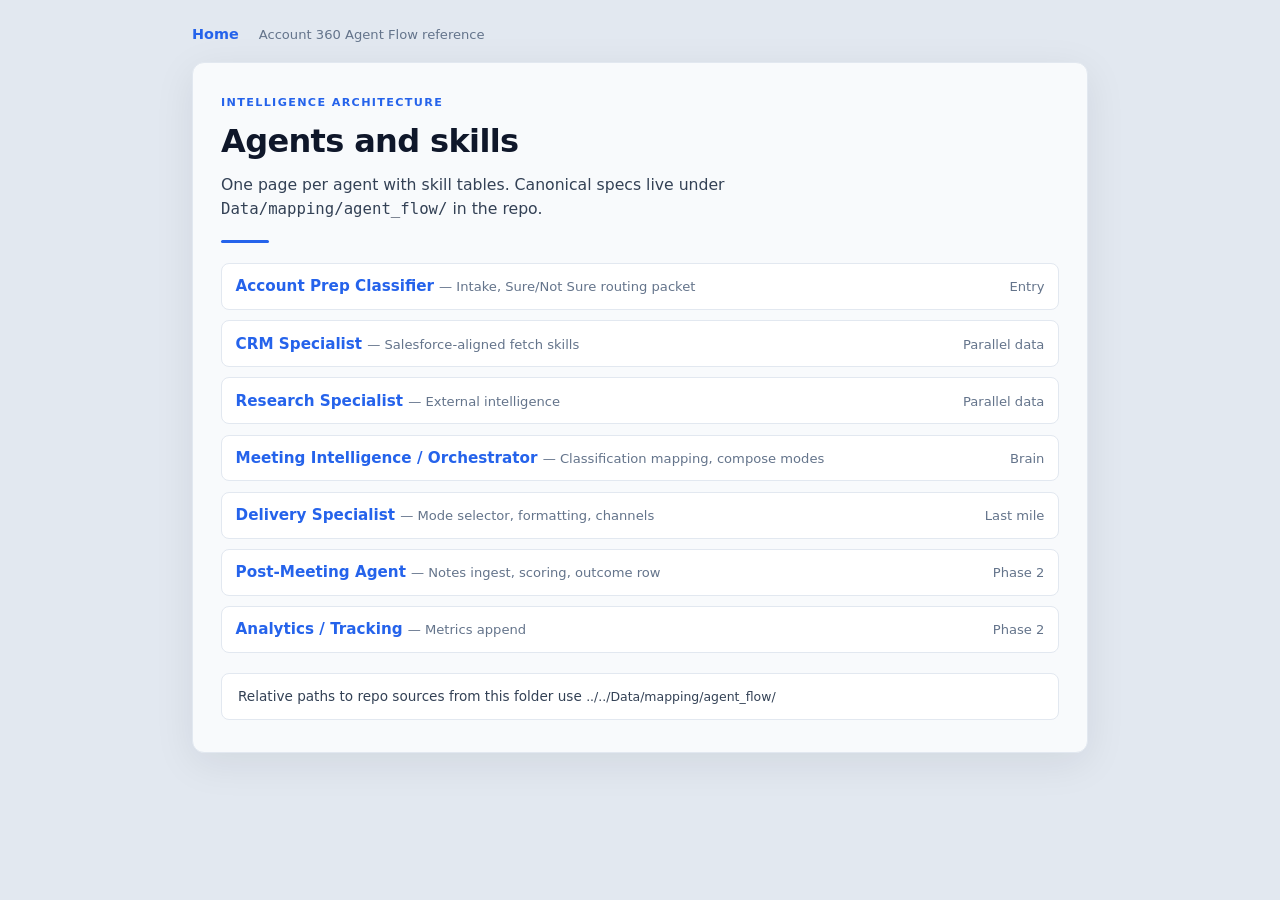
<file: exports/account360_agent_docs/index.html>
<!DOCTYPE html>
<html lang="en">
<head>
  <meta charset="UTF-8" />
  <meta name="viewport" content="width=device-width, initial-scale=1" />
  <title>Account 360 — Agent &amp; Skills docs</title>
  <link rel="stylesheet" href="styles.css" />
</head>
<body>
  <div class="shell">
    <nav class="nav">
      <a href="index.html">Home</a>
      <span class="meta">Account 360 Agent Flow reference</span>
    </nav>

    <article class="card">
      <div class="eyebrow">Intelligence architecture</div>
      <h1>Agents and skills</h1>
      <p class="lead">
        One page per agent with skill tables. Canonical specs live under
        <code>Data/mapping/agent_flow/</code> in the repo.
      </p>
      <div class="divider"></div>

      <div class="agent-grid">
        <div class="agent-row">
          <div>
            <strong><a href="agents/account_prep_classifier.html">Account Prep Classifier</a></strong>
            <span class="meta"> — Intake, Sure/Not Sure routing packet</span>
          </div>
          <span class="meta">Entry</span>
        </div>
        <div class="agent-row">
          <div>
            <strong><a href="agents/crm_specialist.html">CRM Specialist</a></strong>
            <span class="meta"> — Salesforce-aligned fetch skills</span>
          </div>
          <span class="meta">Parallel data</span>
        </div>
        <div class="agent-row">
          <div>
            <strong><a href="agents/research_specialist.html">Research Specialist</a></strong>
            <span class="meta"> — External intelligence</span>
          </div>
          <span class="meta">Parallel data</span>
        </div>
        <div class="agent-row">
          <div>
            <strong><a href="agents/meeting_intelligence.html">Meeting Intelligence / Orchestrator</a></strong>
            <span class="meta"> — Classification mapping, compose modes</span>
          </div>
          <span class="meta">Brain</span>
        </div>
        <div class="agent-row">
          <div>
            <strong><a href="agents/delivery_specialist.html">Delivery Specialist</a></strong>
            <span class="meta"> — Mode selector, formatting, channels</span>
          </div>
          <span class="meta">Last mile</span>
        </div>
        <div class="agent-row">
          <div>
            <strong><a href="agents/post_meeting.html">Post-Meeting Agent</a></strong>
            <span class="meta"> — Notes ingest, scoring, outcome row</span>
          </div>
          <span class="meta">Phase 2</span>
        </div>
        <div class="agent-row">
          <div>
            <strong><a href="agents/analytics.html">Analytics / Tracking</a></strong>
            <span class="meta"> — Metrics append</span>
          </div>
          <span class="meta">Phase 2</span>
        </div>
      </div>

      <p class="note">
        Relative paths to repo sources from this folder use
        <span class="code-path">../../Data/mapping/agent_flow/</span>
      </p>
    </article>
  </div>
</body>
</html>
</file>
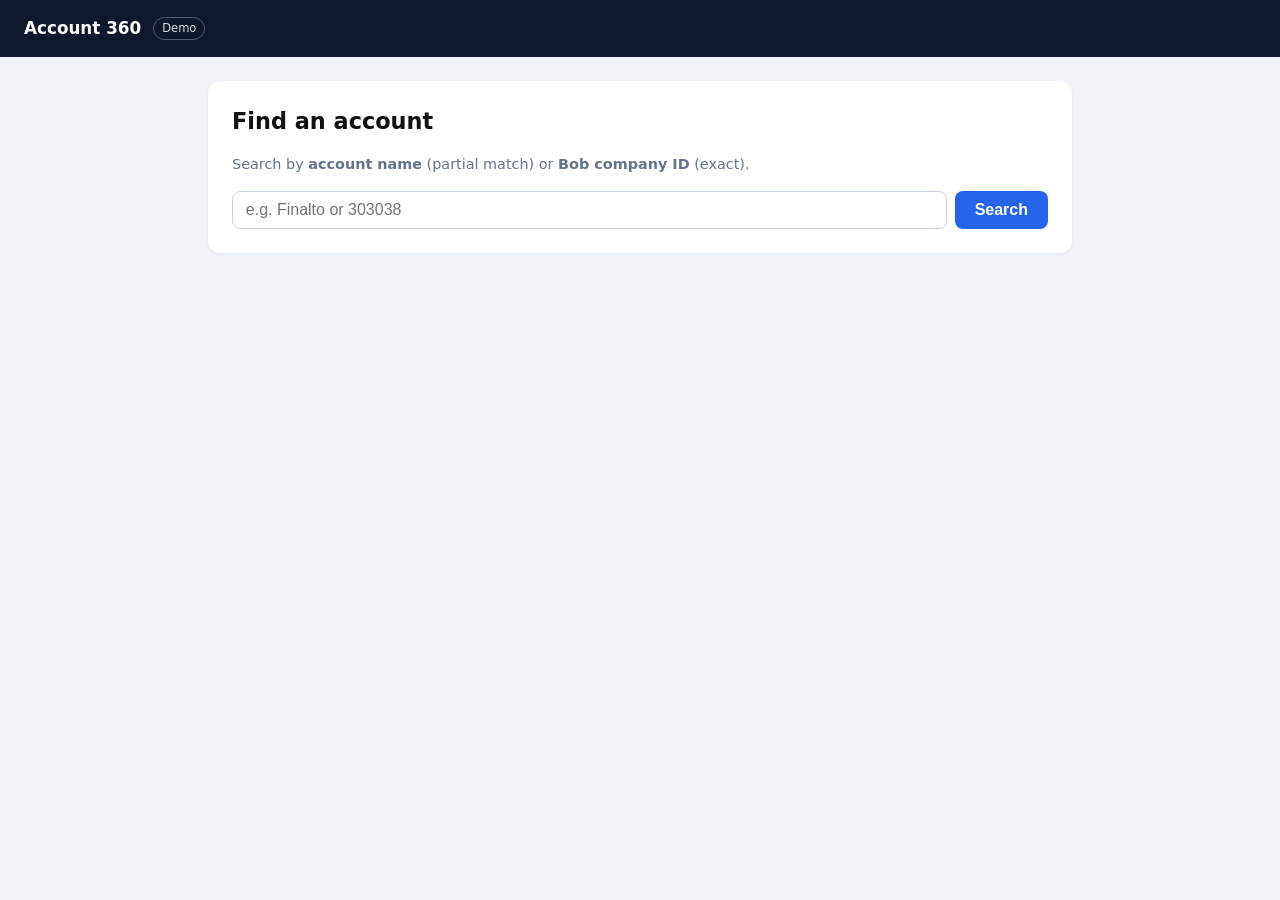
<file: exports/apps-script/Index.html>
<!DOCTYPE html>
<html lang="en">
<head>
<meta charset="UTF-8"/>
<meta name="viewport" content="width=device-width,initial-scale=1"/>
<title>Account 360</title>
<style>
*{box-sizing:border-box}
body{margin:0;font-family:system-ui,-apple-system,"Segoe UI",Roboto,sans-serif;background:#f1f5f9;color:#111;line-height:1.5}
header{display:flex;align-items:center;gap:.75rem;padding:1rem 1.5rem;background:#0f172a;color:#fff}
.brand{font-weight:700;font-size:1.05rem;color:#fff;cursor:pointer}
.tag{font-size:.72rem;border:1px solid rgba(255,255,255,.35);padding:.1rem .5rem;border-radius:999px;opacity:.85}
.container{max-width:56rem;margin:0 auto;padding:1.5rem 1rem 4rem}
.card{background:#fff;border-radius:12px;padding:1.5rem;margin-bottom:1rem;box-shadow:0 1px 3px rgba(0,0,0,.07)}
h1{margin-top:0;font-size:1.4rem}
h2{margin-top:0;font-size:1.05rem;color:#1e293b}
.muted{color:#64748b;font-size:.9rem}
.search-form{display:flex;gap:.5rem;margin-top:1rem;flex-wrap:wrap}
.search-form input{flex:1 1 16rem;padding:.55rem .8rem;border:1px solid #cbd5e1;border-radius:8px;font-size:1rem}
.search-form button{padding:.55rem 1.25rem;background:#2563eb;color:#fff;border:none;border-radius:8px;font-size:1rem;font-weight:600;cursor:pointer}
.search-form button:hover{background:#1d4ed8}
.result-item{display:flex;justify-content:space-between;align-items:center;padding:.8rem 0;border-bottom:1px solid #f1f5f9;cursor:pointer}
.result-item:last-child{border-bottom:none}
.result-item:hover{background:#f8fafc;border-radius:8px;padding-left:.5rem}
.result-name{font-weight:600}
.result-meta{font-size:.83rem;color:#64748b}
.back-link{display:inline-flex;align-items:center;gap:.3rem;color:#2563eb;font-size:.9rem;margin-bottom:1rem;cursor:pointer}
.back-link:hover{text-decoration:underline}
.acct-name{font-size:1.5rem;font-weight:700;margin:0 0 .25rem}
.acct-sub{font-size:.9rem;color:#64748b;margin:0 0 .75rem}
.badges{display:flex;gap:.4rem;flex-wrap:wrap}
.badge{display:inline-block;padding:.15rem .6rem;border-radius:999px;font-size:.75rem;font-weight:600}
.red{background:#fee2e2;color:#dc2626}
.orange{background:#ffedd5;color:#c2410c}
.yellow{background:#fef9c3;color:#b45309}
.green{background:#dcfce7;color:#15803d}
.gray{background:#f1f5f9;color:#475569}
.tabs{display:flex;border-bottom:2px solid #e2e8f0;margin-bottom:1.5rem}
.tab-btn{padding:.65rem 1.25rem;border:none;background:none;font-size:.95rem;font-weight:500;color:#64748b;cursor:pointer;border-bottom:2px solid transparent;margin-bottom:-2px}
.tab-btn.active{color:#2563eb;border-bottom-color:#2563eb;font-weight:700}
.tab-panel{display:none}
.tab-panel.active{display:block}
.grid{display:grid;grid-template-columns:repeat(auto-fill,minmax(190px,1fr));gap:.75rem 1.5rem;margin-top:.5rem}
.field .label{font-size:.73rem;color:#64748b;text-transform:uppercase;letter-spacing:.04em}
.field .val{font-size:.95rem;font-weight:500;margin-top:.1rem}
.modules{display:flex;flex-wrap:wrap;gap:.3rem;margin-top:.3rem}
.mod{background:#eff6ff;color:#1d4ed8;font-size:.75rem;padding:.15rem .5rem;border-radius:6px}
.signal{background:#f8fafc;border-left:3px solid #2563eb;border-radius:0 8px 8px 0;padding:.6rem .9rem;margin:.4rem 0;font-size:.9rem}
.signal.danger{border-color:#dc2626;background:#fff5f5}
.signal.success{border-color:#16a34a;background:#f0fdf4}
.risk-box{background:#fef9c3;border:1px solid #fde047;border-radius:8px;padding:.75rem 1rem;font-size:.88rem;margin-top:.75rem;color:#713f12}
.future{font-size:.7rem;background:#f1f5f9;color:#94a3b8;padding:.1rem .4rem;border-radius:4px;margin-left:.4rem}
.meeting-types{display:grid;grid-template-columns:repeat(auto-fill,minmax(200px,1fr));gap:.75rem;margin-top:1rem}
.mt-card{border:2px solid #e2e8f0;border-radius:10px;padding:1rem;cursor:pointer;transition:all .15s}
.mt-card:hover,.mt-card.selected{border-color:#2563eb;background:#eff6ff}
.mt-icon{font-size:1.5rem;margin-bottom:.3rem}
.mt-name{font-weight:700;font-size:.95rem}
.mt-desc{font-size:.78rem;color:#64748b;margin-top:.2rem}
.brief-section{border-left:3px solid #e2e8f0;padding-left:1rem;margin-bottom:1.25rem}
.brief-section h3{margin:0 0 .4rem;font-size:.85rem;text-transform:uppercase;letter-spacing:.05em;color:#64748b}
.brief-section ul{margin:.25rem 0;padding-left:1.25rem;font-size:.92rem}
.brief-section ul li{margin-bottom:.3rem}
.empty{text-align:center;padding:2.5rem;color:#64748b}
.spinner{text-align:center;padding:2rem;color:#64748b}
</style>
</head>
<body>

<header>
  <span class="brand" onclick="showSearch()">Account 360</span>
  <span class="tag">Demo</span>
</header>

<main class="container" id="app">
  <div id="page-search">
    <div class="card">
      <h1>Find an account</h1>
      <p class="muted">Search by <strong>account name</strong> (partial match) or <strong>Bob company ID</strong> (exact).</p>
      <div class="search-form">
        <input type="search" id="search-input" placeholder="e.g. Finalto or 303038" autocomplete="off"/>
        <button onclick="doSearch()">Search</button>
      </div>
    </div>
    <div id="search-results"></div>
  </div>

  <div id="page-detail" style="display:none"></div>
</main>

<script>
var APP_URL = window.location.href.split('?')[0];

// ── Search ────────────────────────────────────────────────────
function doSearch() {
  var q = document.getElementById('search-input').value.trim();
  if (!q) return;
  var el = document.getElementById('search-results');
  el.innerHTML = '<div class="spinner">Searching...</div>';
  google.script.run
    .withSuccessHandler(function(rows) { renderResults(rows, q); })
    .withFailureHandler(function(e) { el.innerHTML = '<div class="empty">Error: ' + e.message + '</div>'; })
    .searchAccounts(q);
}

document.getElementById('search-input').addEventListener('keydown', function(e) {
  if (e.key === 'Enter') doSearch();
});

function renderResults(rows, q) {
  var el = document.getElementById('search-results');
  if (!rows || rows.length === 0) {
    el.innerHTML = '<div class="card empty"><p>No results for "<strong>' + q + '</strong>"</p><p class="muted">Try a different name or the exact Bob company ID.</p></div>';
    return;
  }
  var html = '<div class="card"><h2>' + rows.length + ' result' + (rows.length > 1 ? 's' : '') + ' for "' + q + '"</h2>';
  rows.forEach(function(r) {
    html += '<div class="result-item" onclick="loadAccount(\'' + r.BOB_COMPANY_ID + '\')">';
    html += '<div><div class="result-name">' + r.ACCOUNT_NAME + '</div>';
    html += '<div class="result-meta">' + (r.COUNTRY||'') + ' · ' + (r.SEGMENT||'') + ' · ARR ' + (r.ARR||'') + '</div></div>';
    html += '<span>→</span></div>';
  });
  html += '</div>';
  el.innerHTML = html;
}

// ── Account detail ─────────────────────────────────────────────
function loadAccount(id) {
  document.getElementById('page-search').style.display = 'none';
  var el = document.getElementById('page-detail');
  el.style.display = 'block';
  el.innerHTML = '<div class="spinner">Loading account...</div>';
  google.script.run
    .withSuccessHandler(function(a) { renderDetail(a); })
    .withFailureHandler(function(e) { el.innerHTML = '<div class="empty">Error: ' + e.message + '</div>'; })
    .getAccountById(id);
}

function showSearch() {
  document.getElementById('page-detail').style.display = 'none';
  document.getElementById('page-search').style.display = 'block';
}

function renderDetail(a) {
  if (!a) { document.getElementById('page-detail').innerHTML = '<div class="card empty"><p>Account not found.</p></div>'; return; }

  var health    = String(a.ACCOUNT_HEALTH_SENTIMENT || '');
  var risk      = String(a.RISK_SEVERITY || '');
  var live      = String(a.CUSTOMER_IS_LIVE || '').toUpperCase() === 'TRUE';
  var activeU   = Number(a.ACTIVE_USERS) || 0;
  var maxEE     = Number(a.MAX_QUOTED_NUMBER_EE) || 0;
  var pct       = maxEE > 0 ? Math.round(activeU / maxEE * 100) : null;
  var churn     = Number(a.OPEN_CHURN_REQUESTS) || 0;
  var totalRisk = Number(a.TOTAL_CUSTOMER_RELATED_RISKS) || 0;
  var modules   = String(a.PAYING_MODULES || '').split(',').map(function(m){ return m.trim(); }).filter(Boolean);

  var daysToRenewal = null;
  if (a.MASTER_CONTRACT_END_DATE_C) {
    var rDate = new Date(a.MASTER_CONTRACT_END_DATE_C);
    if (!isNaN(rDate)) daysToRenewal = Math.round((rDate - new Date()) / 86400000);
  }

  function hBadge(h) { return h.toLowerCase().indexOf('high') !== -1 ? 'red' : h.toLowerCase().indexOf('medium') !== -1 ? 'orange' : h.toLowerCase().indexOf('low') !== -1 ? 'yellow' : 'green'; }
  function rBadge(r) { return r.indexOf('Critical') !== -1 || r.indexOf('High') !== -1 || r.indexOf('🔴') !== -1 ? 'red' : r.indexOf('Medium') !== -1 || r.indexOf('🟠') !== -1 ? 'orange' : r.indexOf('Low') !== -1 || r.indexOf('🟡') !== -1 ? 'yellow' : 'green'; }

  var html = '<span class="back-link" onclick="showSearch()">← Back to search</span>';

  // Header card
  html += '<div class="card">';
  html += '<p class="acct-name">' + a.ACCOUNT_NAME + '</p>';
  html += '<p class="acct-sub">' + (a.COUNTRY||'') + ' · ' + (a.INDUSTRY||'') + ' · Bob ID: ' + a.BOB_COMPANY_ID + '</p>';
  html += '<div class="badges">';
  if (health) html += '<span class="badge ' + hBadge(health) + '">' + health + '</span>';
  if (risk)   html += '<span class="badge ' + rBadge(risk) + '">' + risk + '</span>';
  html += '<span class="badge ' + (live ? 'green' : 'gray') + '">' + (live ? 'Live on Bob' : 'Not Live') + '</span>';
  if (daysToRenewal !== null && daysToRenewal <= 90) html += '<span class="badge red">Renewal in ' + daysToRenewal + ' days</span>';
  if (churn > 0) html += '<span class="badge red">⚠️ ' + churn + ' churn request' + (churn > 1 ? 's' : '') + '</span>';
  html += '</div></div>';

  // Tabs
  html += '<div class="tabs">';
  html += '<button class="tab-btn active" onclick="switchTab(\'snapshot\',this)">📋 Snapshot</button>';
  html += '<button class="tab-btn" onclick="switchTab(\'full360\',this)">🔍 Full 360</button>';
  html += '<button class="tab-btn" onclick="switchTab(\'meetingprep\',this)">🤝 Meeting Prep</button>';
  html += '</div>';

  // ── SNAPSHOT ──
  html += '<div id="tab-snapshot" class="tab-panel active">';
  html += '<div class="card"><h2>⚡ Key Signals</h2>';
  if (churn > 0) html += '<div class="signal danger">⚠️ ' + churn + ' open churn request' + (churn > 1 ? 's' : '') + ' — retention-first approach required</div>';
  if (daysToRenewal !== null && daysToRenewal <= 90) html += '<div class="signal danger">🗓️ Renewal in <strong>' + daysToRenewal + ' days</strong> (' + (a.QUARTER||'') + ') — pre-renewal flag active</div>';
  if (pct !== null && pct < 50) html += '<div class="signal danger">📉 Low adoption: ' + pct + '% (' + activeU + '/' + maxEE + ' users)</div>';
  else if (pct !== null && pct >= 80) html += '<div class="signal success">✅ Strong adoption: ' + pct + '% (' + activeU + '/' + maxEE + ' users) — growth opportunity</div>';
  else if (pct !== null) html += '<div class="signal">📊 Adoption: ' + pct + '% (' + activeU + '/' + maxEE + ' users)</div>';
  if (totalRisk > 0 && a['Risk - DESCRIPTION']) html += '<div class="signal danger">🔴 ' + String(a['Risk - DESCRIPTION']).substring(0,160) + '…</div>';
  html += '</div>';

  html += '<div class="card"><h2>📌 Overview</h2><div class="grid">';
  html += field('ARR', a.ARR) + field('Renewal Date', a.MASTER_CONTRACT_END_DATE_C) + field('Segment', a.SEGMENT) + field('Country', a.COUNTRY);
  html += field('Tenure', a.TENURE_YEARS ? a.TENURE_YEARS + ' yrs' : '—') + field('Industry', a.INDUSTRY);
  html += field('CSM', a.ACCOUNT_OWNER) + field('Renewal Manager', a.RENEWAL_MANAGER);
  html += '</div>';
  if (modules.length) html += '<div style="margin-top:1rem"><div class="label" style="font-size:.73rem;color:#64748b;text-transform:uppercase;letter-spacing:.04em">Paying Modules</div><div class="modules">' + modules.map(function(m){ return '<span class="mod">'+m+'</span>'; }).join('') + '</div></div>';
  html += '</div>';
  html += '<div class="card"><h2>🌐 External Context <span class="future">Future</span></h2><p class="muted">Company research via Tavily — public summary + recent signals (last 90 days).</p></div>';
  html += '</div>'; // end snapshot

  // ── FULL 360 ──
  html += '<div id="tab-full360" class="tab-panel">';
  html += '<div class="card"><h2>🏢 Customer Business</h2><div class="grid">';
  html += field('Account Name', a.ACCOUNT_NAME) + field('Country', a.COUNTRY) + field('Industry', a.INDUSTRY) + field('Bob Company ID', a.BOB_COMPANY_ID);
  html += '</div><div style="margin-top:.75rem;background:#f8fafc;border-radius:8px;padding:.6rem .9rem;font-size:.85rem;color:#64748b">👥 <strong>Personas in last call</strong> <span class="future">Future — Gong</span></div></div>';

  html += '<div class="card"><h2>💰 Commercial</h2><div class="grid">';
  html += field('ARR', a.ARR) + field('Segment', a.SEGMENT) + field('Renewal Date', a.MASTER_CONTRACT_END_DATE_C) + field('Renewal Quarter', a.QUARTER);
  html += field('Tenure', a.TENURE_YEARS ? a.TENURE_YEARS + ' yrs' : '—') + field('Live on Bob', live ? 'Yes' : 'No');
  html += field('CSM', a.ACCOUNT_OWNER) + field('Renewal Manager', a.RENEWAL_MANAGER) + field('Account Manager', a.ACCOUNT_MANAGER);
  html += '</div></div>';

  html += '<div class="card"><h2>⚠️ Risks & Health</h2><div class="grid">';
  html += '<div class="field"><div class="label">Health Sentiment</div><div class="val"><span class="badge ' + hBadge(health) + '">' + (health||'—') + '</span></div></div>';
  html += '<div class="field"><div class="label">Risk Severity</div><div class="val"><span class="badge ' + rBadge(risk) + '">' + (risk||'—') + '</span></div></div>';
  html += field('Open Churn Requests', a.OPEN_CHURN_REQUESTS || '0') + field('Total Risk Items', a.TOTAL_CUSTOMER_RELATED_RISKS || '0');
  html += '</div>';
  if (a['Risk - DESCRIPTION']) html += '<div class="risk-box"><strong>Risk Description:</strong><br>' + String(a['Risk - DESCRIPTION']).replace(/\n/g,'<br>') + '</div>';
  html += '</div>';

  html += '<div class="card"><h2>📈 Growth & Value</h2><div class="grid">';
  html += field('Active Users', activeU || '—') + field('Licensed (Max EE)', maxEE || '—');
  if (pct !== null) html += '<div class="field"><div class="label">Adoption %</div><div class="val"><span class="badge ' + (pct >= 80 ? 'green' : pct < 50 ? 'red' : 'yellow') + '">' + pct + '%</span></div></div>';
  html += '</div>';
  if (modules.length) html += '<div style="margin-top:.75rem"><div class="label" style="font-size:.73rem;color:#64748b;text-transform:uppercase;letter-spacing:.04em;margin-bottom:.3rem">Paying Modules</div><div class="modules">' + modules.map(function(m){ return '<span class="mod">'+m+'</span>'; }).join('') + '</div></div>';
  html += '<div style="margin-top:.75rem;background:#f8fafc;border-radius:8px;padding:.6rem .9rem;font-size:.85rem;color:#64748b">📍 <strong>Active users per site</strong> <span class="future">Future</span></div></div>';

  html += '<div class="card"><h2>📞 Interaction Log <span class="future">Future — Gong</span></h2><p class="muted">Last 3 Gong call titles, dates and highlights will appear here.</p></div>';
  html += '<div class="card"><h2>🌐 External Intelligence <span class="future">Future — Tavily</span></h2><p class="muted">Company summary + recent signals via public web research.</p></div>';
  html += '</div>'; // end full360

  // ── MEETING PREP ──
  html += '<div id="tab-meetingprep" class="tab-panel">';
  html += '<div class="card"><h2>🎯 Select Meeting Type</h2><div class="meeting-types">';
  html += mtCard('renewal','📋','Renewal & EBR','Renewal, contract, QBR, executive review');
  html += mtCard('risk','⚠️','Risk & Adoption','Health check, usage drop, risk review');
  html += mtCard('expansion','🚀','Expansion','Upsell, cross-sell, new modules');
  html += mtCard('onboarding','🛠️','Onboarding / Escalation','Go-live, kickoff, escalation');
  html += '</div></div>';
  html += '<div id="brief-container"></div>';
  html += '</div>'; // end meetingprep

  document.getElementById('page-detail').innerHTML = html;

  // Store account data for briefs
  window._account = a;
  window._pct = pct;
  window._activeU = activeU;
  window._maxEE = maxEE;
  window._churn = churn;
  window._modules = modules;
  window._daysToRenewal = daysToRenewal;
  window._live = live;
}

function field(label, val) {
  return '<div class="field"><div class="label">' + label + '</div><div class="val">' + (val || '—') + '</div></div>';
}

function mtCard(id, icon, name, desc) {
  return '<div class="mt-card" id="mt-'+id+'" onclick="selectMeeting(\''+id+'\')"><div class="mt-icon">'+icon+'</div><div class="mt-name">'+name+'</div><div class="mt-desc">'+desc+'</div></div>';
}

// ── Tabs ──────────────────────────────────────────────────────
function switchTab(name, btn) {
  document.querySelectorAll('.tab-panel').forEach(function(p){ p.classList.remove('active'); });
  document.querySelectorAll('.tab-btn').forEach(function(b){ b.classList.remove('active'); });
  document.getElementById('tab-' + name).classList.add('active');
  btn.classList.add('active');
}

// ── Meeting Prep ──────────────────────────────────────────────
function selectMeeting(type) {
  var a = window._account;
  var pct = window._pct, activeU = window._activeU, maxEE = window._maxEE;
  var churn = window._churn, modules = window._modules;
  var dtr = window._daysToRenewal, live = window._live;

  document.querySelectorAll('.mt-card').forEach(function(c){ c.classList.remove('selected'); });
  document.getElementById('mt-' + type).classList.add('selected');

  var briefs = {
    renewal: [
      {t:'Context', c:'Renewal ' + (dtr !== null ? 'in <strong>' + dtr + ' days</strong> (' + a.QUARTER + ')' : 'date: ' + a.MASTER_CONTRACT_END_DATE_C) + '. ARR: <strong>' + a.ARR + '</strong>.'},
      {t:'Key Data Points', ul:[
        'ARR: ' + a.ARR,
        'Renewal: ' + a.MASTER_CONTRACT_END_DATE_C + (dtr !== null ? ' — ' + dtr + ' days away' : ''),
        'Tenure: ' + (a.TENURE_YEARS ? a.TENURE_YEARS + ' years' : '—'),
        'Adoption: ' + (pct !== null ? pct + '%' : '—') + ' (' + activeU + '/' + maxEE + ' users)',
        'Modules: ' + (modules.join(', ') || '—'),
        churn > 0 ? '⚠️ ' + churn + ' open churn request' + (churn>1?'s':'') : null
      ]},
      {t:'Suggested Talking Points', ul:[
        pct !== null && pct >= 80 ? 'Lead with adoption strength — ' + pct + '% active users shows clear ROI' : 'Address adoption gap (' + (pct||'—') + '%) before renewal push',
        'Confirm renewal timeline with ' + (a.RENEWAL_MANAGER || 'Renewal Manager'),
        churn > 0 ? 'Resolve open churn risk before discussing renewal terms' : null,
        'Review module value and identify gaps',
        'Explore expansion opportunities post-renewal'
      ]},
      {t:'Questions to Ask', ul:[
        'What does a successful next 12 months look like for your team with Bob?',
        'Are there any internal blockers affecting adoption?',
        churn > 0 ? 'What would make you confident enough to move forward with the renewal?' : null
      ]}
    ],
    risk: [
      {t:'Risk Summary', c:'Health: <strong>' + (a.ACCOUNT_HEALTH_SENTIMENT||'—') + '</strong> &nbsp; Risk: <strong>' + (a.RISK_SEVERITY||'—') + '</strong>' + (a['Risk - DESCRIPTION'] ? '<div class="risk-box" style="margin-top:.5rem">' + a['Risk - DESCRIPTION'] + '</div>' : '')},
      {t:'Key Data Points', ul:[
        'Risk Severity: ' + (a.RISK_SEVERITY||'—'),
        'Open Churn Requests: ' + (a.OPEN_CHURN_REQUESTS||'0'),
        'Total Risk Items: ' + (a.TOTAL_CUSTOMER_RELATED_RISKS||'0'),
        'Adoption: ' + (pct !== null ? pct + '%' : '—') + ' (' + activeU + '/' + maxEE + ' users)',
        'Renewal: ' + (dtr !== null ? dtr + ' days away' : a.MASTER_CONTRACT_END_DATE_C)
      ]},
      {t:'Suggested Talking Points', ul:[
        'Open with empathy — acknowledge challenges raised in CRM',
        'Present a concrete recovery plan with milestones',
        pct !== null && pct < 50 ? 'Low adoption (' + pct + '%) — identify top 3 blockers' : null,
        'Involve Renewal Manager (' + (a.RENEWAL_MANAGER||'—') + ') if churn risk is active'
      ]},
      {t:'Questions to Ask', ul:[
        "What's the biggest pain point your team is experiencing with Bob right now?",
        'What would "resolved" look like for you in the next 30 days?',
        'Who else internally should we involve to move this forward?'
      ]}
    ],
    expansion: [
      {t:'Context', c:'Current ARR: <strong>' + a.ARR + '</strong>. ' + modules.length + ' module' + (modules.length !== 1 ? 's' : '') + ' active. Adoption: ' + (pct !== null ? pct + '%' : '—')},
      {t:'Current Modules', c:'<div class="modules">' + modules.map(function(m){return '<span class="mod">'+m+'</span>';}).join('') + '</div>'},
      {t:'Suggested Talking Points', ul:[
        pct !== null && pct >= 80 ? 'Strong adoption (' + pct + '%) — solid foundation for expansion' : null,
        churn === 0 ? 'No open churn — good timing for expansion conversation' : null,
        'Identify unpurchased modules aligned to business needs',
        'Use tenure (' + (a.TENURE_YEARS ? a.TENURE_YEARS + ' yrs' : '—') + ') as context for strategic growth'
      ]},
      {t:'Questions to Ask', ul:[
        'Are there teams or departments not yet using Bob that could benefit?',
        'Which HR processes are still manual that Bob could automate?',
        "What's your hiring plan for the next 12 months?"
      ]}
    ],
    onboarding: [
      {t:'Context', c:'Live on Bob: <strong>' + (live ? 'Yes' : 'No') + '</strong>. Tenure: ' + (a.TENURE_YEARS ? a.TENURE_YEARS + ' yrs' : '—') + '. Adoption: ' + (pct !== null ? pct + '%' : '—')},
      {t:'Key Data Points', ul:[
        'Live status: ' + (live ? 'Active on Bob' : 'Not yet live'),
        'Modules in scope: ' + (modules.join(', ') || '—'),
        'Employees: ' + (maxEE || '—'),
        churn > 0 ? '⚠️ ' + churn + ' open churn request' + (churn>1?'s':'') + ' — escalation flag' : null
      ]},
      {t:'Suggested Talking Points', ul:[
        !live ? 'Align on go-live timeline and blockers' : null,
        churn > 0 ? 'Address escalation items before onboarding milestones' : null,
        'Confirm key contacts and internal champions for rollout',
        'Review module readiness and training needs'
      ]},
      {t:'Questions to Ask', ul:[
        'What is blocking your team from completing the go-live checklist?',
        'Who is the internal project owner on your side?',
        'What does a successful first 90 days look like for you?'
      ]}
    ]
  };

  var sections = briefs[type];
  var meetingNames = {renewal:'Renewal & EBR', risk:'Risk & Adoption', expansion:'Expansion', onboarding:'Onboarding / Escalation'};
  var html = '<div class="card"><h2>' + {renewal:'📋',risk:'⚠️',expansion:'🚀',onboarding:'🛠️'}[type] + ' ' + meetingNames[type] + ' Brief — ' + a.ACCOUNT_NAME + '</h2>';

  sections.forEach(function(s) {
    html += '<div class="brief-section"><h3>' + s.t + '</h3>';
    if (s.c) html += '<p style="font-size:.92rem;margin:.25rem 0">' + s.c + '</p>';
    if (s.ul) {
      html += '<ul>';
      s.ul.forEach(function(item){ if (item) html += '<li>' + item + '</li>'; });
      html += '</ul>';
    }
    html += '</div>';
  });
  html += '</div>';
  document.getElementById('brief-container').innerHTML = html;
}
</script>
</body>
</html>
</file>
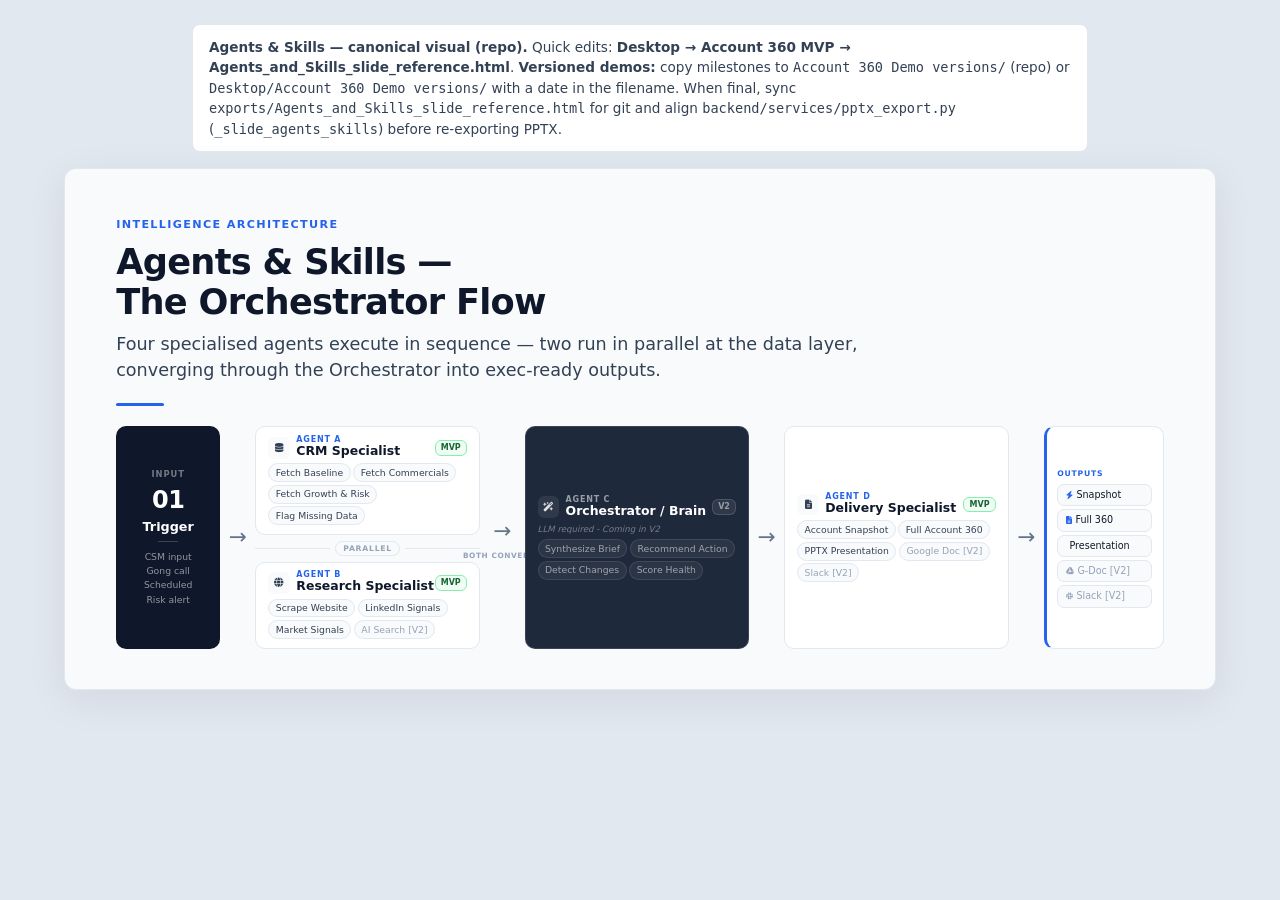
<file: exports/Agents_and_Skills_slide_reference.html>
<!DOCTYPE html>
<html lang="en">
<head>
<meta charset="UTF-8" />
<meta name="viewport" content="width=device-width, initial-scale=1" />
<title>Account 360 — Agents &amp; Skills (reference)</title>
<link rel="stylesheet" href="https://cdnjs.cloudflare.com/ajax/libs/font-awesome/6.6.0/css/all.min.css" crossorigin="anonymous" />
<style>
*, *::before, *::after { box-sizing: border-box; margin: 0; padding: 0; }
:root {
  --navy: #0f172a;
  --navy2: #1e293b;
  --slate: #334155;
  --mid: #64748b;
  --muted: #94a3b8;
  --border: #e2e8f0;
  --bg: #f8fafc;
  --white: #ffffff;
  --blue: #2563eb;
  --blue-lt: #eff6ff;
  --blue-bd: #bfdbfe;
  --green: #16a34a;
  font-family: system-ui, -apple-system, "Segoe UI", Roboto, sans-serif;
  font-size: 16px;
  line-height: 1.5;
}
body { background: #e2e8f0; min-height: 100vh; padding: 1.5rem; }
.note {
  max-width: 56rem; margin: 0 auto 1rem; padding: 0.75rem 1rem;
  background: #fff; border-radius: 8px; border: 1px solid var(--border);
  font-size: 0.85rem; color: var(--slate);
}
.slide {
  max-width: 72rem; margin: 0 auto;
  background: var(--bg);
  color: var(--navy);
  border-radius: 12px;
  padding: 3rem 4vw 2.5rem;
  border: 1px solid var(--border);
  box-shadow: 0 10px 40px rgba(15, 23, 42, 0.08);
}
.eyebrow {
  font-size: 0.7rem; font-weight: 700; letter-spacing: 0.12em; text-transform: uppercase;
  color: var(--blue); margin-bottom: 0.5rem;
}
h1.slide-h1 {
  font-size: clamp(1.4rem, 3vw, 2.2rem); font-weight: 800; line-height: 1.15;
  letter-spacing: -0.02em; margin-bottom: 0.5rem;
}
h2.slide-h2 {
  font-size: clamp(0.9rem, 1.6vw, 1.1rem); font-weight: 400; color: var(--slate);
  margin-bottom: 1.25rem; max-width: 72ch;
}
.divider { width: 3rem; height: 3px; background: var(--blue); border-radius: 2px; margin: 1rem 0 1.25rem; }
.pipeline {
  display: grid;
  grid-template-columns: 6.5rem 2.2rem 1fr 2.8rem 1fr 2.2rem 1fr 2.2rem 7.5rem;
  align-items: stretch;
  width: 100%;
  gap: 0;
}
.col-trigger {
  background: var(--navy); color: #fff; border-radius: 10px; padding: 0.75rem 0.65rem;
  display: flex; flex-direction: column; align-items: center; justify-content: center;
  gap: 0.45rem; text-align: center;
}
.col-trigger .big { font-weight: 900; font-size: 1.5rem; line-height: 1; letter-spacing: -0.02em; }
.col-trigger .lbl { font-weight: 700; font-size: 0.8rem; line-height: 1.2; }
.col-trigger .hint { font-size: 0.58rem; opacity: 0.55; line-height: 1.55; }
.col-trigger .input-lbl { font-size: 0.52rem; font-weight: 700; letter-spacing: 0.12em; text-transform: uppercase; opacity: 0.42; }
.col-trigger hr { width: 20px; height: 1px; background: rgba(255,255,255,0.18); border: none; }
.col-arrow { display: flex; align-items: center; justify-content: center; color: var(--mid); font-size: 1.35rem; }
.col-arrow-stack { display: flex; flex-direction: column; align-items: center; justify-content: center; gap: 0.2rem; }
.col-arrow-stack .sub { font-size: 0.46rem; font-weight: 600; letter-spacing: 0.08em; text-transform: uppercase; color: var(--muted); text-align: center; line-height: 1.3; }
.stack-ab { display: flex; flex-direction: column; gap: 0.35rem; }
.agent-card {
  flex: 1; background: var(--white); border: 1px solid var(--border); border-radius: 10px;
  padding: 0.55rem 0.75rem;
}
.agent-head { display: flex; align-items: center; justify-content: space-between; margin-bottom: 0.26rem; }
.agent-meta { display: flex; align-items: center; gap: 0.4rem; }
.icon-box {
  width: 1.35rem; height: 1.35rem; background: var(--bg); border-radius: 6px;
  display: flex; align-items: center; justify-content: center; flex-shrink: 0;
}
.agent-code { font-size: 0.5rem; font-weight: 700; letter-spacing: 0.1em; text-transform: uppercase; color: var(--blue); line-height: 1; }
.agent-name { font-weight: 700; font-size: 0.78rem; color: var(--navy); line-height: 1.2; }
.badge-mvp {
  background: #f0fdf4; color: #166534; border: 1px solid #86efac; font-size: 0.5rem; font-weight: 700;
  border-radius: 6px; padding: 0.05rem 0.32rem; white-space: nowrap;
}
.badge-v2 {
  background: rgba(255,255,255,0.08); color: rgba(255,255,255,0.5); border: 1px solid rgba(255,255,255,0.14);
  font-size: 0.5rem; font-weight: 700; border-radius: 6px; padding: 0.05rem 0.32rem; white-space: nowrap;
}
.chips { display: flex; flex-wrap: wrap; gap: 0.17rem; }
.chip {
  background: var(--bg); border: 1px solid var(--border); border-radius: 20px;
  padding: 0.09rem 0.4rem; font-size: 0.58rem; font-weight: 500; color: var(--slate);
}
.chip.muted { color: var(--muted); }
.parallel-row { display: flex; align-items: center; gap: 0.35rem; }
.parallel-row .line { flex: 1; height: 1px; background: var(--border); }
.parallel-row .pill {
  padding: 0.06rem 0.42rem; font-size: 0.48rem; font-weight: 700; letter-spacing: 0.1em; text-transform: uppercase;
  color: var(--muted); white-space: nowrap; border: 1px solid var(--border); border-radius: 20px;
}
.col-orchestrator {
  background: var(--navy2); color: #fff; border: 1px solid rgba(255,255,255,0.12);
  border-radius: 10px; padding: 0.55rem 0.75rem; display: flex; flex-direction: column;
  justify-content: center;
}
.col-orchestrator .sub { font-size: 0.54rem; color: rgba(255,255,255,0.4); font-weight: 500; margin-bottom: 0.22rem; font-style: italic; }
.chip-dark {
  background: rgba(255,255,255,0.06); border: 1px solid rgba(255,255,255,0.1); border-radius: 20px;
  padding: 0.09rem 0.4rem; font-size: 0.58rem; font-weight: 500; color: rgba(255,255,255,0.55);
}
.col-outputs {
  background: var(--white); border: 1px solid var(--border); border-left: 3px solid var(--blue);
  border-radius: 10px; padding: 0.6rem 0.65rem; display: flex; flex-direction: column; justify-content: center; gap: 0.2rem;
}
.col-outputs .out-lbl {
  font-size: 0.48rem; font-weight: 700; letter-spacing: 0.1em; text-transform: uppercase; color: var(--blue); margin-bottom: 0.12rem;
}
.out-row {
  background: var(--bg); border: 1px solid var(--border); border-radius: 7px; padding: 0.18rem 0.5rem;
  font-size: 0.6rem; font-weight: 500; color: var(--navy); white-space: nowrap;
}
.out-row.muted { color: var(--muted); }
</style>
</head>
<body>
<p class="note">
  <strong>Agents &amp; Skills — canonical visual (repo).</strong> Quick edits: <strong>Desktop → Account 360 MVP → Agents_and_Skills_slide_reference.html</strong>.
  <strong>Versioned demos:</strong> copy milestones to <code>Account 360 Demo versions/</code> (repo) or <code>Desktop/Account 360 Demo versions/</code> with a date in the filename.
  When final, sync <code>exports/Agents_and_Skills_slide_reference.html</code> for git and align <code>backend/services/pptx_export.py</code> (<code>_slide_agents_skills</code>) before re-exporting PPTX.
</p>

<section class="slide">
  <div class="eyebrow">Intelligence Architecture</div>
  <h1 class="slide-h1">Agents &amp; Skills —<br />The Orchestrator Flow</h1>
  <h2 class="slide-h2">Four specialised agents execute in sequence — two run in parallel at the data layer, converging through the Orchestrator into exec-ready outputs.</h2>
  <div class="divider"></div>

  <div class="pipeline">

    <div class="col-trigger">
      <div class="input-lbl">Input</div>
      <div class="big">01</div>
      <div class="lbl">Trigger</div>
      <hr />
      <div class="hint">CSM input<br />Gong call<br />Scheduled<br />Risk alert</div>
    </div>

    <div class="col-arrow"><span>&#8594;</span></div>

    <div class="stack-ab">
      <div class="agent-card">
        <div class="agent-head">
          <div class="agent-meta">
            <div class="icon-box"><i class="fa-solid fa-database" style="color:var(--slate);font-size:0.6rem;"></i></div>
            <div>
              <div class="agent-code">Agent A</div>
              <div class="agent-name">CRM Specialist</div>
            </div>
          </div>
          <span class="badge-mvp">MVP</span>
        </div>
        <div class="chips">
          <span class="chip">Fetch Baseline</span>
          <span class="chip">Fetch Commercials</span>
          <span class="chip">Fetch Growth &amp; Risk</span>
          <span class="chip">Flag Missing Data</span>
        </div>
      </div>
      <div class="parallel-row">
        <div class="line"></div>
        <div class="pill">PARALLEL</div>
        <div class="line"></div>
      </div>
      <div class="agent-card">
        <div class="agent-head">
          <div class="agent-meta">
            <div class="icon-box"><i class="fa-solid fa-globe" style="color:var(--slate);font-size:0.6rem;"></i></div>
            <div>
              <div class="agent-code">Agent B</div>
              <div class="agent-name">Research Specialist</div>
            </div>
          </div>
          <span class="badge-mvp">MVP</span>
        </div>
        <div class="chips">
          <span class="chip">Scrape Website</span>
          <span class="chip">LinkedIn Signals</span>
          <span class="chip">Market Signals</span>
          <span class="chip muted">AI Search [V2]</span>
        </div>
      </div>
    </div>

    <div class="col-arrow-stack">
      <span style="color:var(--mid);font-size:1.35rem;">&#8594;</span>
      <span class="sub" style="white-space:nowrap;">BOTH CONVERGE</span>
    </div>

    <div class="col-orchestrator">
      <div class="agent-head">
        <div class="agent-meta">
          <div class="icon-box" style="background:rgba(255,255,255,0.08);">
            <i class="fa-solid fa-wand-magic-sparkles" style="font-size:0.6rem;opacity:0.85;color:#fff;"></i>
          </div>
          <div>
            <div class="agent-code" style="color:rgba(255,255,255,0.55);">Agent C</div>
            <div class="agent-name" style="color:#fff;">Orchestrator / Brain</div>
          </div>
        </div>
        <span class="badge-v2">V2</span>
      </div>
      <div class="sub">LLM required - Coming in V2</div>
      <div class="chips">
        <span class="chip-dark">Synthesize Brief</span>
        <span class="chip-dark">Recommend Action</span>
        <span class="chip-dark">Detect Changes</span>
        <span class="chip-dark">Score Health</span>
      </div>
    </div>

    <div class="col-arrow"><span>&#8594;</span></div>

    <div class="agent-card" style="display:flex;flex-direction:column;justify-content:center;">
      <div class="agent-head">
        <div class="agent-meta">
          <div class="icon-box"><i class="fa-solid fa-file-lines" style="color:var(--slate);font-size:0.6rem;"></i></div>
          <div>
            <div class="agent-code">Agent D</div>
            <div class="agent-name">Delivery Specialist</div>
          </div>
        </div>
        <span class="badge-mvp">MVP</span>
      </div>
      <div class="chips">
        <span class="chip">Account Snapshot</span>
        <span class="chip">Full Account 360</span>
        <span class="chip">PPTX Presentation</span>
        <span class="chip muted">Google Doc [V2]</span>
        <span class="chip muted">Slack [V2]</span>
      </div>
    </div>

    <div class="col-arrow"><span>&#8594;</span></div>

    <div class="col-outputs">
      <div class="out-lbl">Outputs</div>
      <div class="out-row"><i class="fa-solid fa-bolt" style="margin-right:0.2rem;font-size:0.5rem;color:var(--blue);"></i>Snapshot</div>
      <div class="out-row"><i class="fa-solid fa-file-lines" style="margin-right:0.2rem;font-size:0.5rem;color:var(--blue);"></i>Full 360</div>
      <div class="out-row"><i class="fa-solid fa-presentation-screen" style="margin-right:0.2rem;font-size:0.5rem;color:var(--blue);"></i>Presentation</div>
      <div class="out-row muted"><i class="fa-brands fa-google-drive" style="margin-right:0.2rem;font-size:0.5rem;"></i>G-Doc [V2]</div>
      <div class="out-row muted"><i class="fa-brands fa-slack" style="margin-right:0.2rem;font-size:0.5rem;"></i>Slack [V2]</div>
    </div>

  </div>
</section>
</body>
</html>
</file>
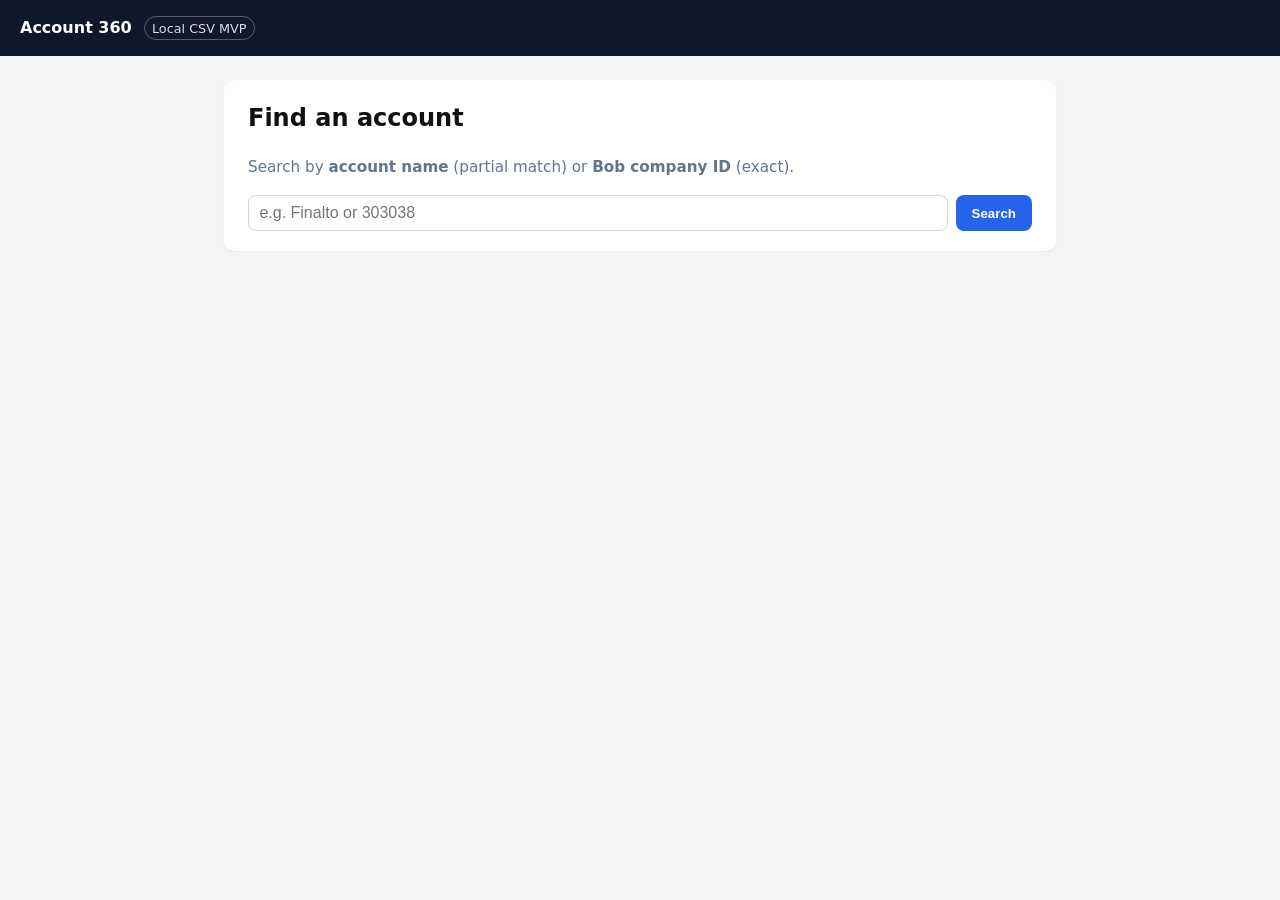
<file: exports/Find_an_Account.html>
<!DOCTYPE html>
<html lang="en">
<head>
  <meta charset="UTF-8" />
  <meta name="viewport" content="width=device-width, initial-scale=1" />
  <title>Search — Account 360</title>
  <style>
:root {
  font-family: system-ui, -apple-system, "Segoe UI", Roboto, sans-serif;
  line-height: 1.5;
  color: #111;
  background: #f4f5f7;
}
body { margin: 0; }
.site-header {
  display: flex;
  align-items: center;
  gap: 0.75rem;
  padding: 1rem 1.25rem;
  background: #0f172a;
  color: #fff;
}
.brand {
  color: #fff;
  font-weight: 700;
  text-decoration: none;
}
.tag {
  font-size: 0.8rem;
  opacity: 0.85;
  border: 1px solid rgba(255, 255, 255, 0.35);
  padding: 0.1rem 0.45rem;
  border-radius: 999px;
}
.container {
  max-width: 52rem;
  margin: 0 auto;
  padding: 1.5rem 1rem 3rem;
}
.card {
  background: #fff;
  border-radius: 10px;
  padding: 1.25rem 1.5rem;
  margin-bottom: 1rem;
  box-shadow: 0 1px 2px rgba(0, 0, 0, 0.06);
}
.card h1 { margin-top: 0; }
.muted { color: #64748b; font-size: 0.95rem; }
.search-form {
  display: flex;
  flex-wrap: wrap;
  gap: 0.5rem;
  margin-top: 1rem;
}
.search-form input[type="search"] {
  flex: 1 1 16rem;
  padding: 0.5rem 0.65rem;
  border: 1px solid #cbd5e1;
  border-radius: 8px;
  font-size: 1rem;
}
.search-form button {
  padding: 0.5rem 1rem;
  border-radius: 8px;
  border: none;
  background: #2563eb;
  color: #fff;
  font-weight: 600;
  cursor: pointer;
}
.search-form button:hover { background: #1d4ed8; }
.sr-only {
  position: absolute;
  width: 1px;
  height: 1px;
  padding: 0;
  margin: -1px;
  overflow: hidden;
  clip: rect(0, 0, 0, 0);
  border: 0;
}
  </style>
</head>
<body>
  <header class="site-header">
    <a class="brand" href="/">Account 360</a>
    <span class="tag">Local CSV MVP</span>
  </header>
  <main class="container">
    <section class="card">
      <h1>Find an account</h1>
      <p class="muted">Search by <strong>account name</strong> (partial match) or <strong>Bob company ID</strong> (exact).</p>
      <form class="search-form" method="get" action="/search">
        <label class="sr-only" for="q">Search</label>
        <input id="q" name="q" type="search" placeholder="e.g. Finalto or 303038" value="" autocomplete="off" />
        <button type="submit">Search</button>
      </form>
    </section>
  </main>
</body>
</html>
</file>
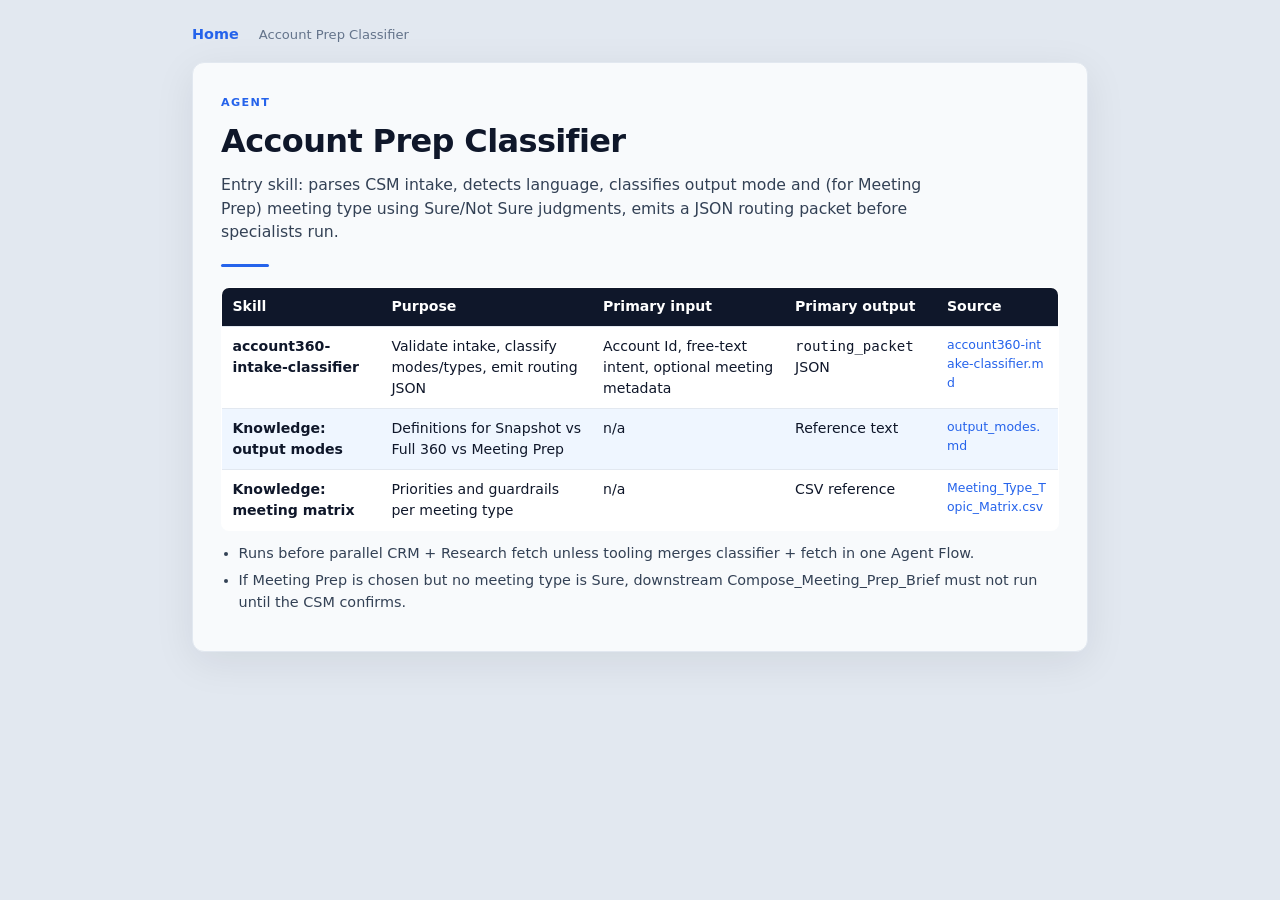
<file: exports/account360_agent_docs/agents/account_prep_classifier.html>
<!DOCTYPE html>
<html lang="en">
<head>
  <meta charset="UTF-8" />
  <meta name="viewport" content="width=device-width, initial-scale=1" />
  <title>Account Prep Classifier — Account 360</title>
  <link rel="stylesheet" href="../styles.css" />
</head>
<body>
  <div class="shell">
    <nav class="nav">
      <a href="../index.html">Home</a>
      <span class="meta">Account Prep Classifier</span>
    </nav>

    <article class="card">
      <div class="eyebrow">Agent</div>
      <h1>Account Prep Classifier</h1>
      <p class="lead">
        Entry skill: parses CSM intake, detects language, classifies output mode and
        (for Meeting Prep) meeting type using Sure/Not Sure judgments, emits a JSON
        routing packet before specialists run.
      </p>
      <div class="divider"></div>

      <table>
        <thead>
          <tr>
            <th>Skill</th>
            <th>Purpose</th>
            <th>Primary input</th>
            <th>Primary output</th>
            <th>Source</th>
          </tr>
        </thead>
        <tbody>
          <tr>
            <td><strong>account360-intake-classifier</strong></td>
            <td>Validate intake, classify modes/types, emit routing JSON</td>
            <td>Account Id, free-text intent, optional meeting metadata</td>
            <td><code>routing_packet</code> JSON</td>
            <td class="code-path"><a href="../../../Data/mapping/agent_flow/account360-intake-classifier.md">account360-intake-classifier.md</a></td>
          </tr>
          <tr>
            <td><strong>Knowledge: output modes</strong></td>
            <td>Definitions for Snapshot vs Full 360 vs Meeting Prep</td>
            <td>n/a</td>
            <td>Reference text</td>
            <td class="code-path"><a href="../../../Data/mapping/agent_flow/output_modes.md">output_modes.md</a></td>
          </tr>
          <tr>
            <td><strong>Knowledge: meeting matrix</strong></td>
            <td>Priorities and guardrails per meeting type</td>
            <td>n/a</td>
            <td>CSV reference</td>
            <td class="code-path"><a href="../../../Data/mapping/agent_flow/Meeting_Type_Topic_Matrix.csv">Meeting_Type_Topic_Matrix.csv</a></td>
          </tr>
        </tbody>
      </table>

      <ul class="clean">
        <li>Runs before parallel CRM + Research fetch unless tooling merges classifier + fetch in one Agent Flow.</li>
        <li>If Meeting Prep is chosen but no meeting type is Sure, downstream Compose_Meeting_Prep_Brief must not run until the CSM confirms.</li>
      </ul>
    </article>
  </div>
</body>
</html>
</file>
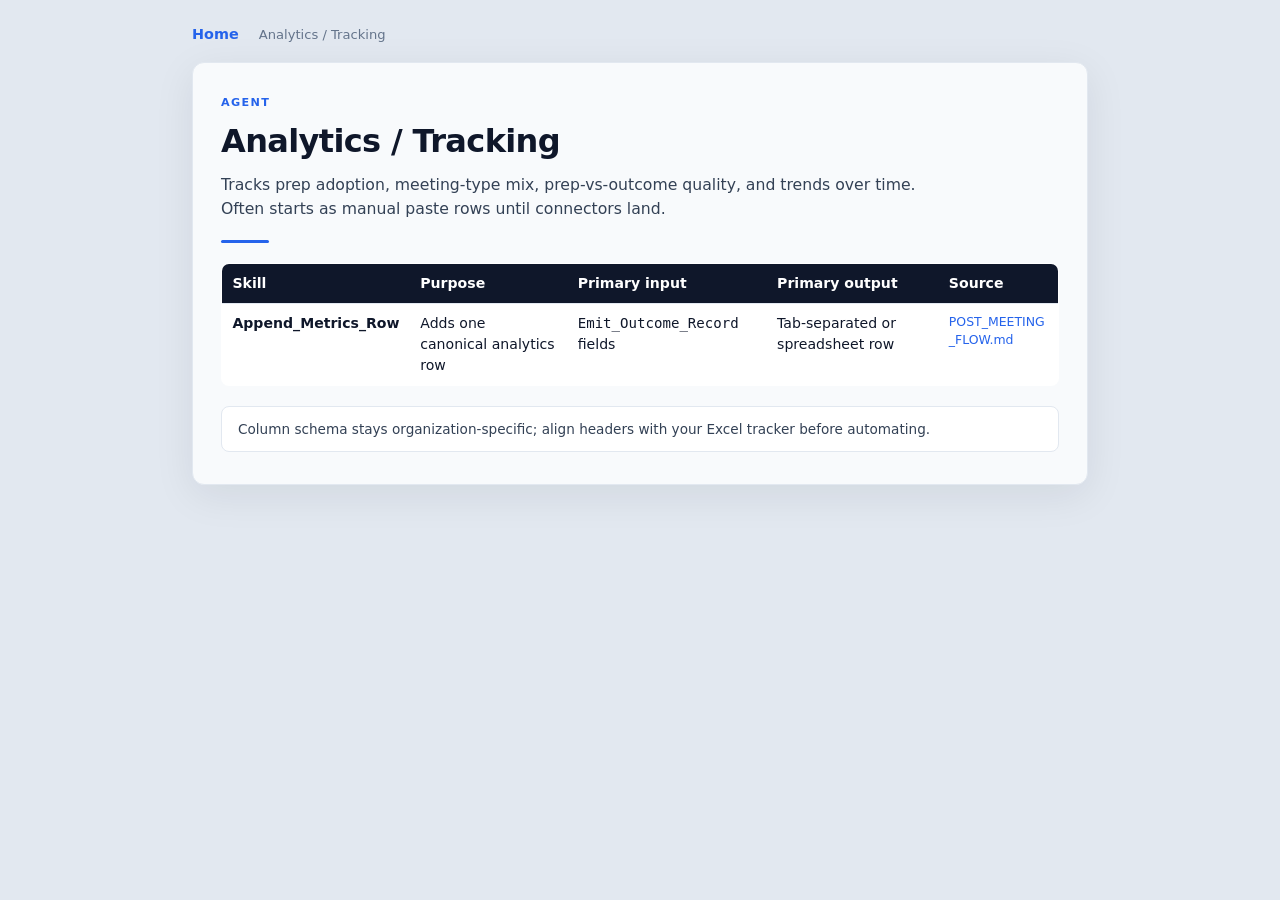
<file: exports/account360_agent_docs/agents/analytics.html>
<!DOCTYPE html>
<html lang="en">
<head>
  <meta charset="UTF-8" />
  <meta name="viewport" content="width=device-width, initial-scale=1" />
  <title>Analytics — Account 360</title>
  <link rel="stylesheet" href="../styles.css" />
</head>
<body>
  <div class="shell">
    <nav class="nav">
      <a href="../index.html">Home</a>
      <span class="meta">Analytics / Tracking</span>
    </nav>

    <article class="card">
      <div class="eyebrow">Agent</div>
      <h1>Analytics / Tracking</h1>
      <p class="lead">
        Tracks prep adoption, meeting-type mix, prep-vs-outcome quality, and trends over time. Often starts as manual paste rows until connectors land.
      </p>
      <div class="divider"></div>

      <table>
        <thead>
          <tr>
            <th>Skill</th>
            <th>Purpose</th>
            <th>Primary input</th>
            <th>Primary output</th>
            <th>Source</th>
          </tr>
        </thead>
        <tbody>
          <tr>
            <td><strong>Append_Metrics_Row</strong></td>
            <td>Adds one canonical analytics row</td>
            <td><code>Emit_Outcome_Record</code> fields</td>
            <td>Tab-separated or spreadsheet row</td>
            <td class="code-path"><a href="../../../Data/mapping/agent_flow/POST_MEETING_FLOW.md">POST_MEETING_FLOW.md</a></td>
          </tr>
        </tbody>
      </table>

      <p class="note">
        Column schema stays organization-specific; align headers with your Excel tracker before automating.
      </p>
    </article>
  </div>
</body>
</html>
</file>
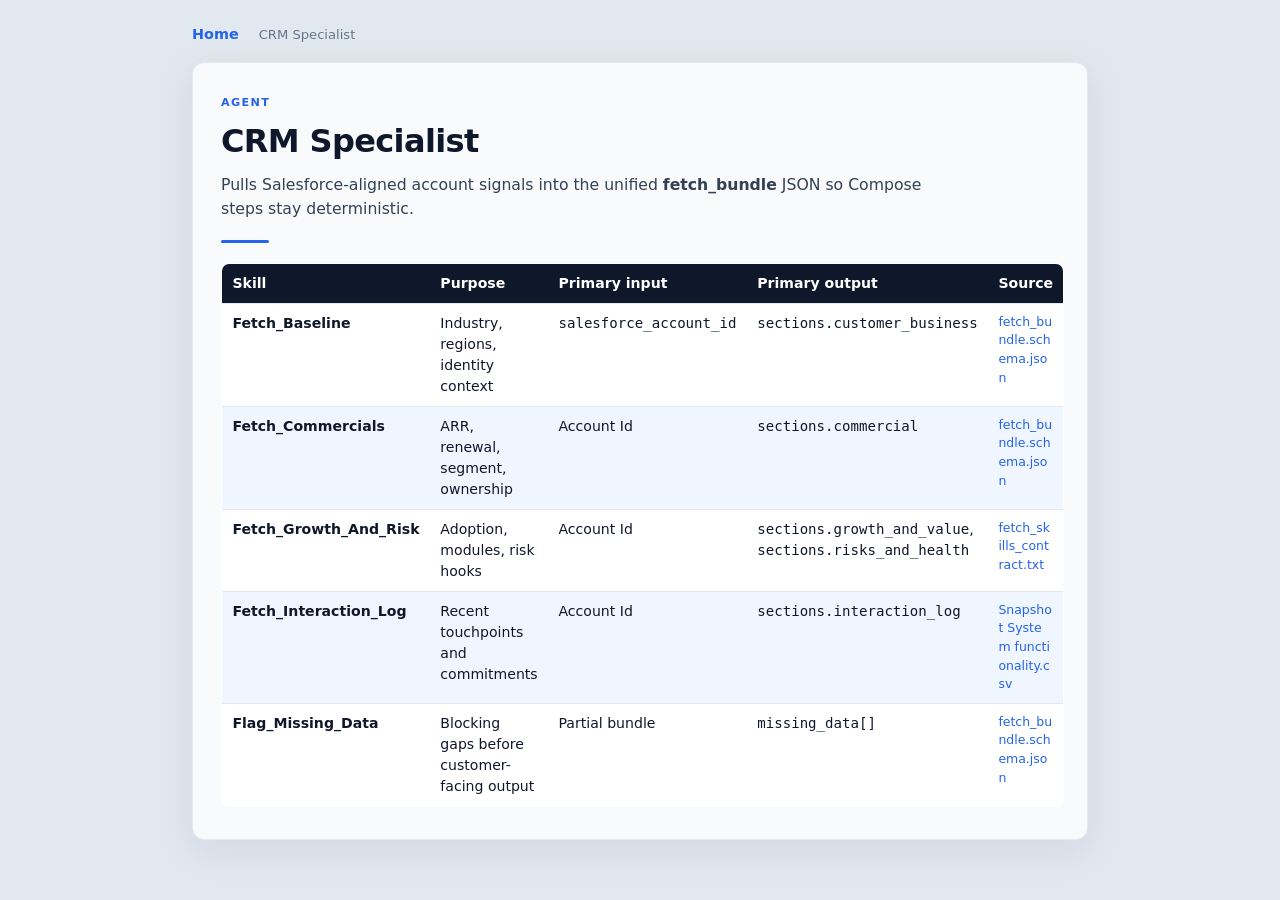
<file: exports/account360_agent_docs/agents/crm_specialist.html>
<!DOCTYPE html>
<html lang="en">
<head>
  <meta charset="UTF-8" />
  <meta name="viewport" content="width=device-width, initial-scale=1" />
  <title>CRM Specialist — Account 360</title>
  <link rel="stylesheet" href="../styles.css" />
</head>
<body>
  <div class="shell">
    <nav class="nav">
      <a href="../index.html">Home</a>
      <span class="meta">CRM Specialist</span>
    </nav>

    <article class="card">
      <div class="eyebrow">Agent</div>
      <h1>CRM Specialist</h1>
      <p class="lead">
        Pulls Salesforce-aligned account signals into the unified
        <strong>fetch_bundle</strong> JSON so Compose steps stay deterministic.
      </p>
      <div class="divider"></div>

      <table>
        <thead>
          <tr>
            <th>Skill</th>
            <th>Purpose</th>
            <th>Primary input</th>
            <th>Primary output</th>
            <th>Source</th>
          </tr>
        </thead>
        <tbody>
          <tr>
            <td><strong>Fetch_Baseline</strong></td>
            <td>Industry, regions, identity context</td>
            <td><code>salesforce_account_id</code></td>
            <td><code>sections.customer_business</code></td>
            <td class="code-path"><a href="../../../Data/mapping/agent_flow/fetch_bundle.schema.json">fetch_bundle.schema.json</a></td>
          </tr>
          <tr>
            <td><strong>Fetch_Commercials</strong></td>
            <td>ARR, renewal, segment, ownership</td>
            <td>Account Id</td>
            <td><code>sections.commercial</code></td>
            <td class="code-path"><a href="../../../Data/mapping/agent_flow/fetch_bundle.schema.json">fetch_bundle.schema.json</a></td>
          </tr>
          <tr>
            <td><strong>Fetch_Growth_And_Risk</strong></td>
            <td>Adoption, modules, risk hooks</td>
            <td>Account Id</td>
            <td><code>sections.growth_and_value</code>, <code>sections.risks_and_health</code></td>
            <td class="code-path"><a href="../../../Data/mapping/agent_flow/fetch_skills_contract.txt">fetch_skills_contract.txt</a></td>
          </tr>
          <tr>
            <td><strong>Fetch_Interaction_Log</strong></td>
            <td>Recent touchpoints and commitments</td>
            <td>Account Id</td>
            <td><code>sections.interaction_log</code></td>
            <td class="code-path"><a href="../../../Data/mapping/Account360_Snapshot_System_functionality.csv">Snapshot System functionality.csv</a></td>
          </tr>
          <tr>
            <td><strong>Flag_Missing_Data</strong></td>
            <td>Blocking gaps before customer-facing output</td>
            <td>Partial bundle</td>
            <td><code>missing_data[]</code></td>
            <td class="code-path"><a href="../../../Data/mapping/agent_flow/fetch_bundle.schema.json">fetch_bundle.schema.json</a></td>
          </tr>
        </tbody>
      </table>
    </article>
  </div>
</body>
</html>
</file>
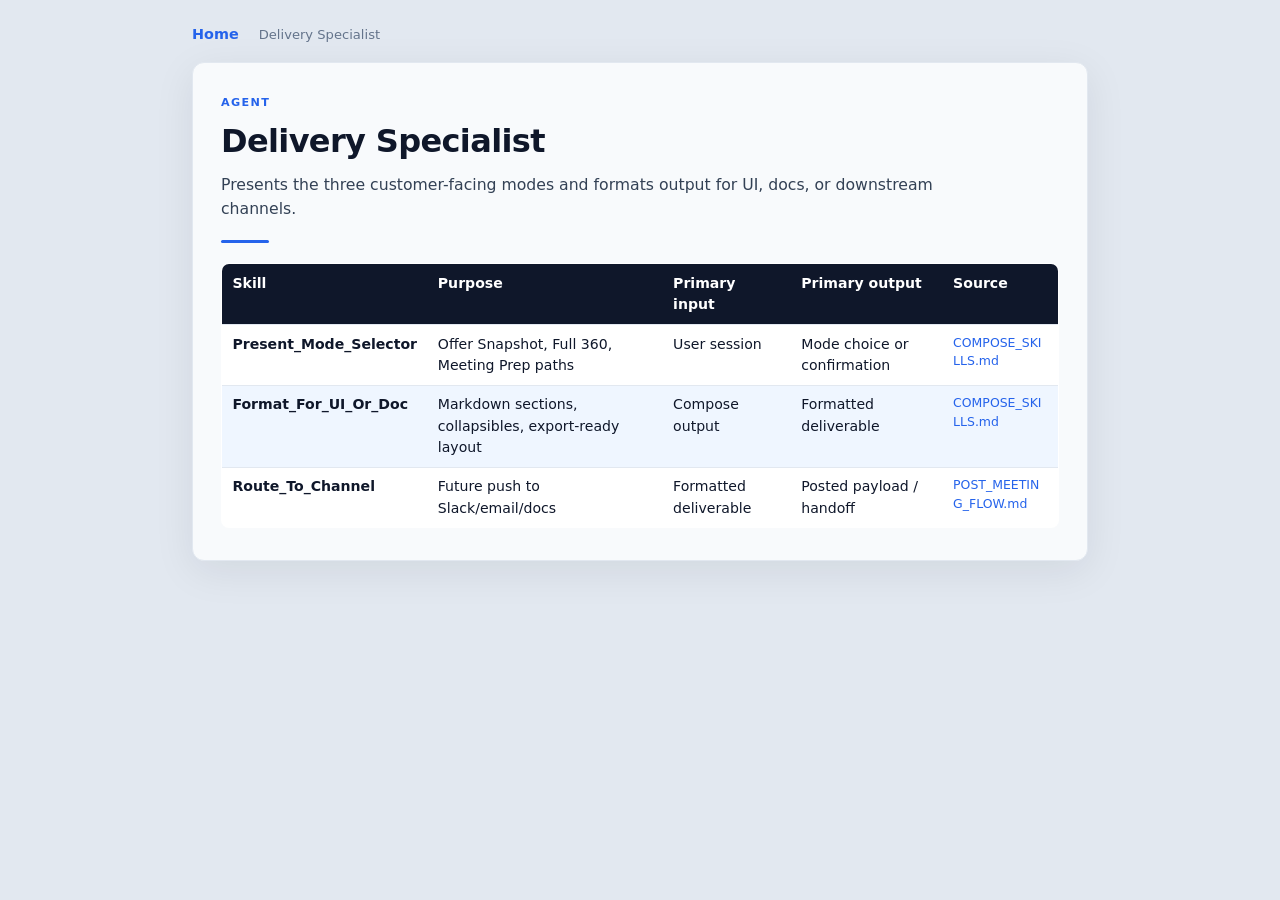
<file: exports/account360_agent_docs/agents/delivery_specialist.html>
<!DOCTYPE html>
<html lang="en">
<head>
  <meta charset="UTF-8" />
  <meta name="viewport" content="width=device-width, initial-scale=1" />
  <title>Delivery Specialist — Account 360</title>
  <link rel="stylesheet" href="../styles.css" />
</head>
<body>
  <div class="shell">
    <nav class="nav">
      <a href="../index.html">Home</a>
      <span class="meta">Delivery Specialist</span>
    </nav>

    <article class="card">
      <div class="eyebrow">Agent</div>
      <h1>Delivery Specialist</h1>
      <p class="lead">
        Presents the three customer-facing modes and formats output for UI, docs,
        or downstream channels.
      </p>
      <div class="divider"></div>

      <table>
        <thead>
          <tr>
            <th>Skill</th>
            <th>Purpose</th>
            <th>Primary input</th>
            <th>Primary output</th>
            <th>Source</th>
          </tr>
        </thead>
        <tbody>
          <tr>
            <td><strong>Present_Mode_Selector</strong></td>
            <td>Offer Snapshot, Full 360, Meeting Prep paths</td>
            <td>User session</td>
            <td>Mode choice or confirmation</td>
            <td class="code-path"><a href="../../../Data/mapping/agent_flow/COMPOSE_SKILLS.md">COMPOSE_SKILLS.md</a></td>
          </tr>
          <tr>
            <td><strong>Format_For_UI_Or_Doc</strong></td>
            <td>Markdown sections, collapsibles, export-ready layout</td>
            <td>Compose output</td>
            <td>Formatted deliverable</td>
            <td class="code-path"><a href="../../../Data/mapping/agent_flow/COMPOSE_SKILLS.md">COMPOSE_SKILLS.md</a></td>
          </tr>
          <tr>
            <td><strong>Route_To_Channel</strong></td>
            <td>Future push to Slack/email/docs</td>
            <td>Formatted deliverable</td>
            <td>Posted payload / handoff</td>
            <td class="code-path"><a href="../../../Data/mapping/agent_flow/POST_MEETING_FLOW.md">POST_MEETING_FLOW.md</a></td>
          </tr>
        </tbody>
      </table>
    </article>
  </div>
</body>
</html>
</file>
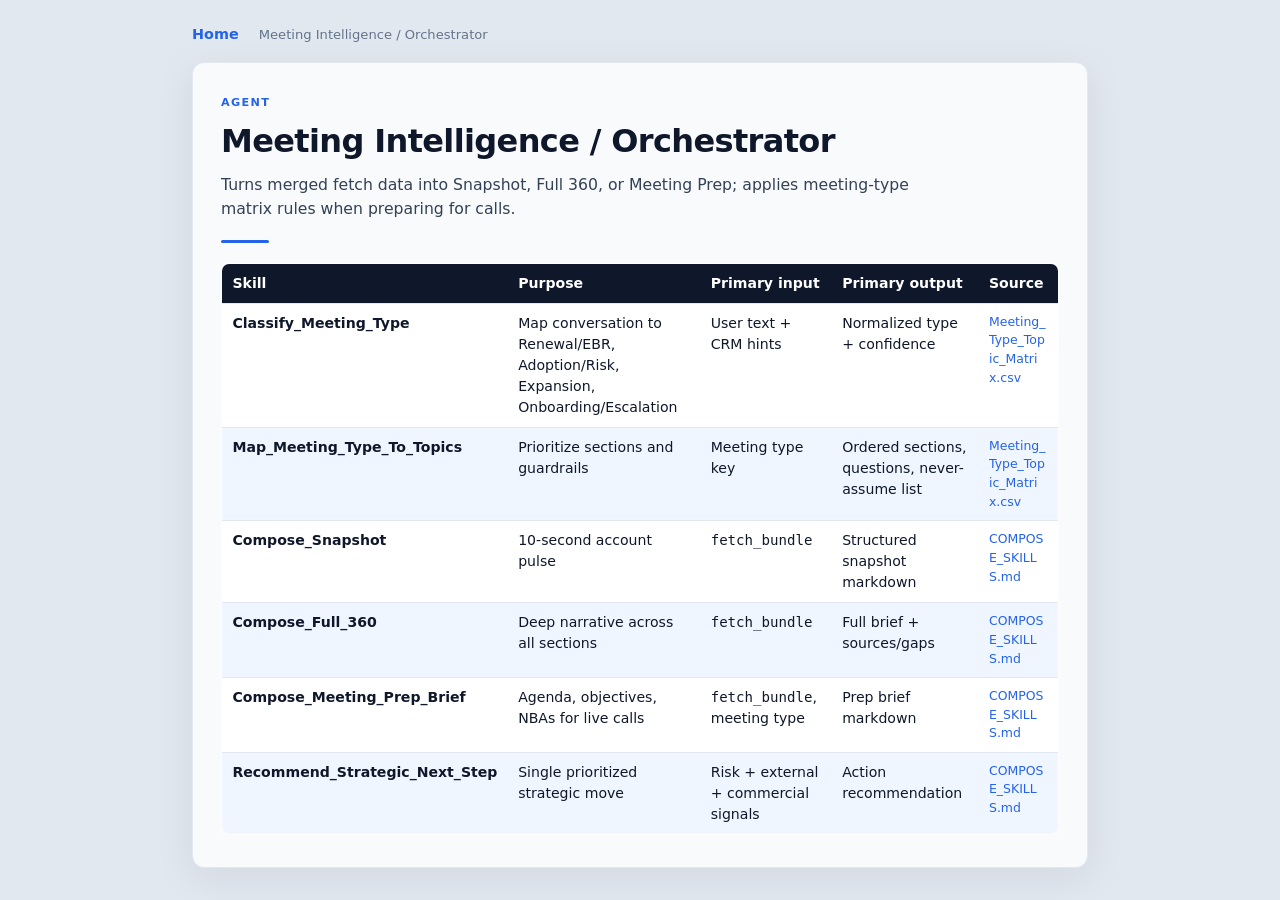
<file: exports/account360_agent_docs/agents/meeting_intelligence.html>
<!DOCTYPE html>
<html lang="en">
<head>
  <meta charset="UTF-8" />
  <meta name="viewport" content="width=device-width, initial-scale=1" />
  <title>Meeting Intelligence — Account 360</title>
  <link rel="stylesheet" href="../styles.css" />
</head>
<body>
  <div class="shell">
    <nav class="nav">
      <a href="../index.html">Home</a>
      <span class="meta">Meeting Intelligence / Orchestrator</span>
    </nav>

    <article class="card">
      <div class="eyebrow">Agent</div>
      <h1>Meeting Intelligence / Orchestrator</h1>
      <p class="lead">
        Turns merged fetch data into Snapshot, Full 360, or Meeting Prep; applies
        meeting-type matrix rules when preparing for calls.
      </p>
      <div class="divider"></div>

      <table>
        <thead>
          <tr>
            <th>Skill</th>
            <th>Purpose</th>
            <th>Primary input</th>
            <th>Primary output</th>
            <th>Source</th>
          </tr>
        </thead>
        <tbody>
          <tr>
            <td><strong>Classify_Meeting_Type</strong></td>
            <td>Map conversation to Renewal/EBR, Adoption/Risk, Expansion, Onboarding/Escalation</td>
            <td>User text + CRM hints</td>
            <td>Normalized type + confidence</td>
            <td class="code-path"><a href="../../../Data/mapping/agent_flow/Meeting_Type_Topic_Matrix.csv">Meeting_Type_Topic_Matrix.csv</a></td>
          </tr>
          <tr>
            <td><strong>Map_Meeting_Type_To_Topics</strong></td>
            <td>Prioritize sections and guardrails</td>
            <td>Meeting type key</td>
            <td>Ordered sections, questions, never-assume list</td>
            <td class="code-path"><a href="../../../Data/mapping/agent_flow/Meeting_Type_Topic_Matrix.csv">Meeting_Type_Topic_Matrix.csv</a></td>
          </tr>
          <tr>
            <td><strong>Compose_Snapshot</strong></td>
            <td>10-second account pulse</td>
            <td><code>fetch_bundle</code></td>
            <td>Structured snapshot markdown</td>
            <td class="code-path"><a href="../../../Data/mapping/agent_flow/COMPOSE_SKILLS.md">COMPOSE_SKILLS.md</a></td>
          </tr>
          <tr>
            <td><strong>Compose_Full_360</strong></td>
            <td>Deep narrative across all sections</td>
            <td><code>fetch_bundle</code></td>
            <td>Full brief + sources/gaps</td>
            <td class="code-path"><a href="../../../Data/mapping/agent_flow/COMPOSE_SKILLS.md">COMPOSE_SKILLS.md</a></td>
          </tr>
          <tr>
            <td><strong>Compose_Meeting_Prep_Brief</strong></td>
            <td>Agenda, objectives, NBAs for live calls</td>
            <td><code>fetch_bundle</code>, meeting type</td>
            <td>Prep brief markdown</td>
            <td class="code-path"><a href="../../../Data/mapping/agent_flow/COMPOSE_SKILLS.md">COMPOSE_SKILLS.md</a></td>
          </tr>
          <tr>
            <td><strong>Recommend_Strategic_Next_Step</strong></td>
            <td>Single prioritized strategic move</td>
            <td>Risk + external + commercial signals</td>
            <td>Action recommendation</td>
            <td class="code-path"><a href="../../../Data/mapping/agent_flow/COMPOSE_SKILLS.md">COMPOSE_SKILLS.md</a></td>
          </tr>
        </tbody>
      </table>
    </article>
  </div>
</body>
</html>
</file>
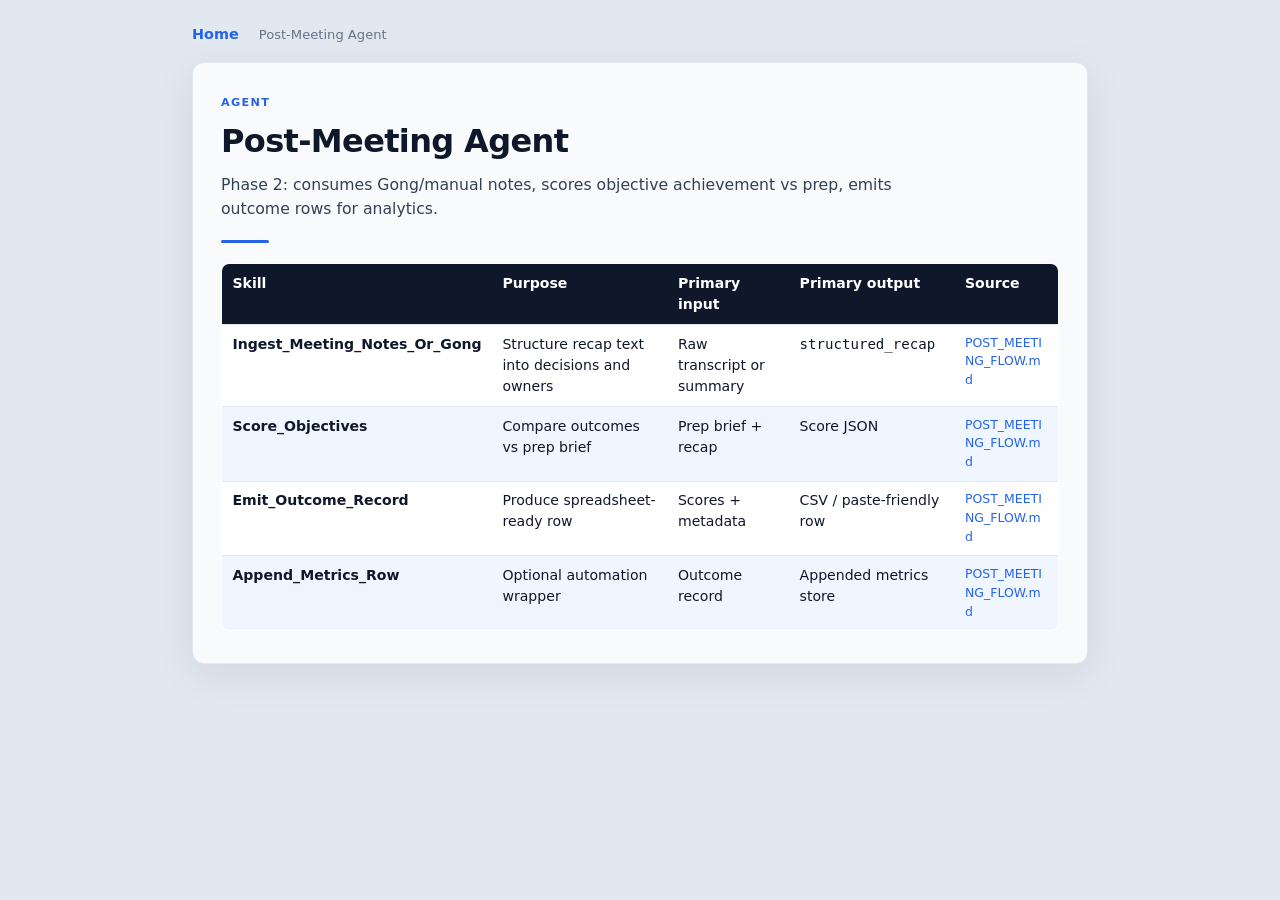
<file: exports/account360_agent_docs/agents/post_meeting.html>
<!DOCTYPE html>
<html lang="en">
<head>
  <meta charset="UTF-8" />
  <meta name="viewport" content="width=device-width, initial-scale=1" />
  <title>Post-Meeting Agent — Account 360</title>
  <link rel="stylesheet" href="../styles.css" />
</head>
<body>
  <div class="shell">
    <nav class="nav">
      <a href="../index.html">Home</a>
      <span class="meta">Post-Meeting Agent</span>
    </nav>

    <article class="card">
      <div class="eyebrow">Agent</div>
      <h1>Post-Meeting Agent</h1>
      <p class="lead">
        Phase 2: consumes Gong/manual notes, scores objective achievement vs prep, emits outcome rows for analytics.
      </p>
      <div class="divider"></div>

      <table>
        <thead>
          <tr>
            <th>Skill</th>
            <th>Purpose</th>
            <th>Primary input</th>
            <th>Primary output</th>
            <th>Source</th>
          </tr>
        </thead>
        <tbody>
          <tr>
            <td><strong>Ingest_Meeting_Notes_Or_Gong</strong></td>
            <td>Structure recap text into decisions and owners</td>
            <td>Raw transcript or summary</td>
            <td><code>structured_recap</code></td>
            <td class="code-path"><a href="../../../Data/mapping/agent_flow/POST_MEETING_FLOW.md">POST_MEETING_FLOW.md</a></td>
          </tr>
          <tr>
            <td><strong>Score_Objectives</strong></td>
            <td>Compare outcomes vs prep brief</td>
            <td>Prep brief + recap</td>
            <td>Score JSON</td>
            <td class="code-path"><a href="../../../Data/mapping/agent_flow/POST_MEETING_FLOW.md">POST_MEETING_FLOW.md</a></td>
          </tr>
          <tr>
            <td><strong>Emit_Outcome_Record</strong></td>
            <td>Produce spreadsheet-ready row</td>
            <td>Scores + metadata</td>
            <td>CSV / paste-friendly row</td>
            <td class="code-path"><a href="../../../Data/mapping/agent_flow/POST_MEETING_FLOW.md">POST_MEETING_FLOW.md</a></td>
          </tr>
          <tr>
            <td><strong>Append_Metrics_Row</strong></td>
            <td>Optional automation wrapper</td>
            <td>Outcome record</td>
            <td>Appended metrics store</td>
            <td class="code-path"><a href="../../../Data/mapping/agent_flow/POST_MEETING_FLOW.md">POST_MEETING_FLOW.md</a></td>
          </tr>
        </tbody>
      </table>
    </article>
  </div>
</body>
</html>
</file>
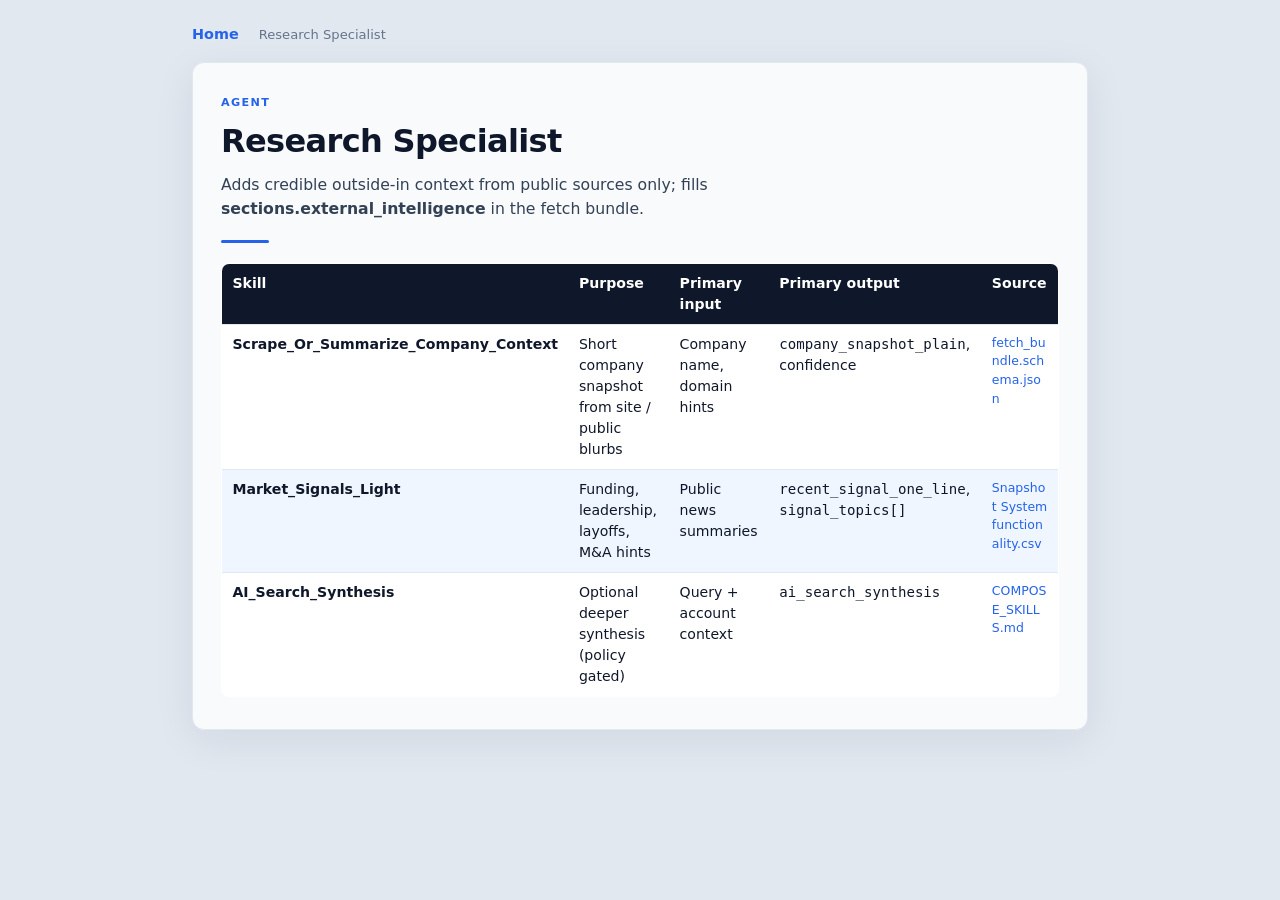
<file: exports/account360_agent_docs/agents/research_specialist.html>
<!DOCTYPE html>
<html lang="en">
<head>
  <meta charset="UTF-8" />
  <meta name="viewport" content="width=device-width, initial-scale=1" />
  <title>Research Specialist — Account 360</title>
  <link rel="stylesheet" href="../styles.css" />
</head>
<body>
  <div class="shell">
    <nav class="nav">
      <a href="../index.html">Home</a>
      <span class="meta">Research Specialist</span>
    </nav>

    <article class="card">
      <div class="eyebrow">Agent</div>
      <h1>Research Specialist</h1>
      <p class="lead">
        Adds credible outside-in context from public sources only; fills
        <strong>sections.external_intelligence</strong> in the fetch bundle.
      </p>
      <div class="divider"></div>

      <table>
        <thead>
          <tr>
            <th>Skill</th>
            <th>Purpose</th>
            <th>Primary input</th>
            <th>Primary output</th>
            <th>Source</th>
          </tr>
        </thead>
        <tbody>
          <tr>
            <td><strong>Scrape_Or_Summarize_Company_Context</strong></td>
            <td>Short company snapshot from site / public blurbs</td>
            <td>Company name, domain hints</td>
            <td><code>company_snapshot_plain</code>, confidence</td>
            <td class="code-path"><a href="../../../Data/mapping/agent_flow/fetch_bundle.schema.json">fetch_bundle.schema.json</a></td>
          </tr>
          <tr>
            <td><strong>Market_Signals_Light</strong></td>
            <td>Funding, leadership, layoffs, M&amp;A hints</td>
            <td>Public news summaries</td>
            <td><code>recent_signal_one_line</code>, <code>signal_topics[]</code></td>
            <td class="code-path"><a href="../../../Data/mapping/Account360_Snapshot_System_functionality.csv">Snapshot System functionality.csv</a></td>
          </tr>
          <tr>
            <td><strong>AI_Search_Synthesis</strong></td>
            <td>Optional deeper synthesis (policy gated)</td>
            <td>Query + account context</td>
            <td><code>ai_search_synthesis</code></td>
            <td class="code-path"><a href="../../../Data/mapping/agent_flow/COMPOSE_SKILLS.md">COMPOSE_SKILLS.md</a></td>
          </tr>
        </tbody>
      </table>
    </article>
  </div>
</body>
</html>
</file>
<file: exports/account360_agent_docs/styles.css>
*,
*::before,
*::after {
  box-sizing: border-box;
  margin: 0;
  padding: 0;
}

:root {
  --navy: #0f172a;
  --navy2: #1e293b;
  --slate: #334155;
  --mid: #64748b;
  --muted: #94a3b8;
  --border: #e2e8f0;
  --bg: #f8fafc;
  --white: #ffffff;
  --blue: #2563eb;
  --blue-lt: #eff6ff;
  font-family: system-ui, -apple-system, "Segoe UI", Roboto, sans-serif;
  font-size: 16px;
  line-height: 1.5;
}

body {
  background: #e2e8f0;
  min-height: 100vh;
  padding: 1.5rem;
  color: var(--navy);
}

a {
  color: var(--blue);
  text-decoration: none;
}

a:hover {
  text-decoration: underline;
}

.shell {
  max-width: 56rem;
  margin: 0 auto;
}

.nav {
  display: flex;
  flex-wrap: wrap;
  align-items: center;
  gap: 0.75rem 1.25rem;
  margin-bottom: 1rem;
  font-size: 0.9rem;
}

.nav a {
  font-weight: 600;
}

.card {
  background: var(--bg);
  border: 1px solid var(--border);
  border-radius: 12px;
  padding: 2rem 1.75rem;
  box-shadow: 0 10px 40px rgba(15, 23, 42, 0.08);
}

.eyebrow {
  font-size: 0.7rem;
  font-weight: 700;
  letter-spacing: 0.12em;
  text-transform: uppercase;
  color: var(--blue);
  margin-bottom: 0.35rem;
}

h1 {
  font-size: clamp(1.35rem, 3vw, 2rem);
  font-weight: 800;
  letter-spacing: -0.02em;
  margin-bottom: 0.5rem;
}

.lead {
  color: var(--slate);
  font-size: 0.98rem;
  max-width: 72ch;
  margin-bottom: 1.25rem;
}

.divider {
  width: 3rem;
  height: 3px;
  background: var(--blue);
  border-radius: 2px;
  margin: 1rem 0 1.25rem;
}

table {
  width: 100%;
  border-collapse: collapse;
  font-size: 0.88rem;
  background: var(--white);
  border: 1px solid var(--border);
  border-radius: 8px;
  overflow: hidden;
}

thead {
  background: var(--navy);
  color: #fff;
}

th,
td {
  text-align: left;
  padding: 0.55rem 0.65rem;
  border-bottom: 1px solid var(--border);
  vertical-align: top;
}

tbody tr:last-child td {
  border-bottom: none;
}

tbody tr:nth-child(even) {
  background: var(--blue-lt);
}

.code-path {
  font-size: 0.78rem;
  word-break: break-all;
}

.note {
  margin-top: 1.25rem;
  padding: 0.75rem 1rem;
  background: var(--white);
  border-radius: 8px;
  border: 1px solid var(--border);
  font-size: 0.85rem;
  color: var(--slate);
}

.agent-grid {
  display: grid;
  gap: 0.65rem;
  margin-top: 1rem;
}

.agent-row {
  display: flex;
  flex-wrap: wrap;
  align-items: baseline;
  justify-content: space-between;
  gap: 0.5rem;
  padding: 0.65rem 0.85rem;
  background: var(--white);
  border: 1px solid var(--border);
  border-radius: 8px;
}

.agent-row strong {
  font-size: 0.95rem;
}

.meta {
  font-size: 0.82rem;
  color: var(--mid);
}

ul.clean {
  margin: 0.75rem 0 0 1.1rem;
  color: var(--slate);
  font-size: 0.9rem;
}

ul.clean li {
  margin-bottom: 0.35rem;
}
</file>
